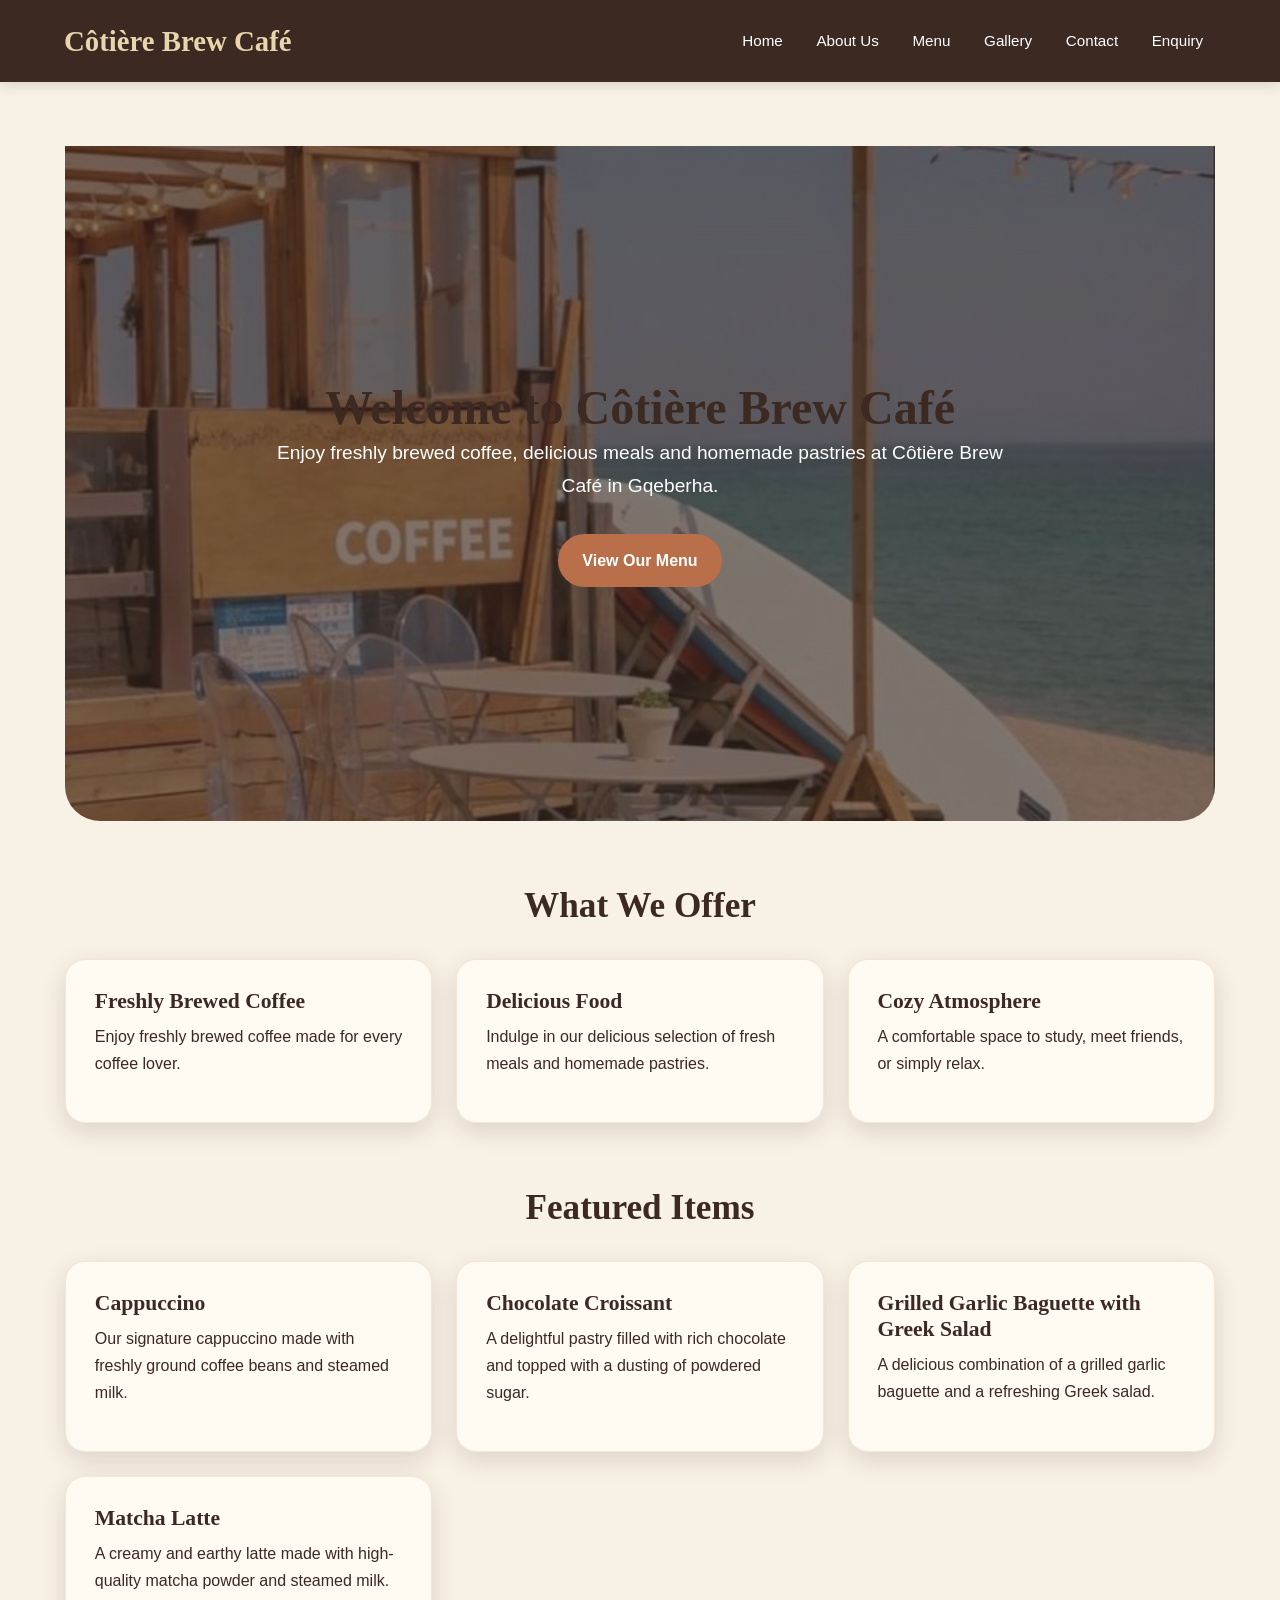
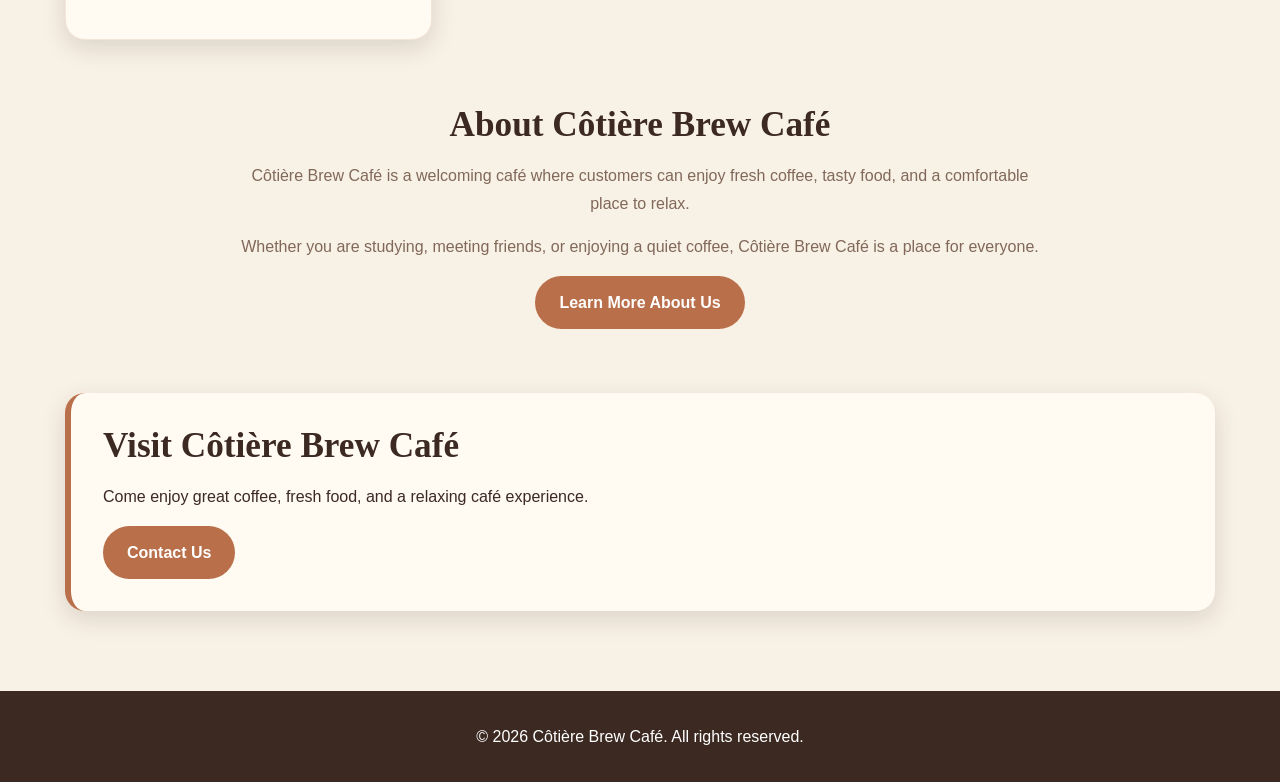
<file: index.html>
<!DOCTYPE html>
<html lang="en">

<head>
    <meta charset="UTF-8">
    <meta name="viewport" content="width=device-width, initial-scale=1.0">

    <title>Côtière Brew Café</title>

    <meta name="description" content="Visit Côtière Brew Café in Gqeberha for delicious coffee, freshly prepared food and a relaxed coastal café experience.">

    <!-- External CSS stylesheet -->
    <link rel="stylesheet" href="assets/css/styles.css">
    
</head>

<body>

    <!-- Header and main navigation -->
    <header>

        <h1>Côtière Brew Café</h1>

        <!-- Navigation links -->
        <nav>
            <a href="index.html">Home</a>
            <a href="pages/about.html">About Us</a>
            <a href="pages/menu.html">Menu</a>
            <a href="pages/gallery.html">Gallery</a>
            <a href="pages/contact.html">Contact</a>
            <a href="pages/enquiry.html">Enquiry</a>
        </nav>

    </header>

    <!-- Main homepage content -->
    <main>

        <!-- Hero section -->
        <section class="hero">

            <div class="hero-content">

                <h1>Welcome to Côtière Brew Café</h1>

                <p>
                     Enjoy freshly brewed coffee, delicious meals and homemade pastries
    at Côtière Brew Café in Gqeberha.
                </p>

                <!-- Link to the menu -->
                <a href="pages/menu.html" class="btn">View Our Menu</a>

            </div>

        </section>

        <!-- What We Offer section -->
        <section class="container">

            <h2 class="section-heading">What We Offer</h2>

            <div class="card-grid">

                <!-- Coffee card -->
                <article class="card">

                    <h3>Freshly Brewed Coffee</h3>

                    <p>
                        Enjoy freshly brewed coffee made for every coffee lover.
                    </p>

                </article>

                <!-- Food card -->
                <article class="card">

                    <h3>Delicious Food</h3>

                    <p>
                        Indulge in our delicious selection of fresh meals
                        and homemade pastries.
                    </p>

                </article>

                <!-- Atmosphere card -->
                <article class="card">

                    <h3>Cozy Atmosphere</h3>

                    <p>
                        A comfortable space to study, meet friends,
                        or simply relax.
                    </p>

                </article>

            </div>

        </section>

        <!-- Featured Items section -->
        <section class="container">

            <h2 class="section-heading">Featured Items</h2>

            <div class="card-grid">

                <!-- Cappuccino -->
                <article class="card">

                    <h3>Cappuccino</h3>

                    <p>
                        Our signature cappuccino made with freshly ground
                        coffee beans and steamed milk.
                    </p>

                </article>

                <!-- Chocolate Croissant -->
                <article class="card">

                    <h3>Chocolate Croissant</h3>

                    <p>
                        A delightful pastry filled with rich chocolate
                        and topped with a dusting of powdered sugar.
                    </p>

                </article>

                <!-- Grilled Garlic Baguette -->
                <article class="card">

                    <h3>Grilled Garlic Baguette with Greek Salad</h3>

                    <p>
                        A delicious combination of a grilled garlic baguette
                        and a refreshing Greek salad.
                    </p>

                </article>

                <!-- Matcha Latte -->
                <article class="card">

                    <h3>Matcha Latte</h3>

                    <p>
                        A creamy and earthy latte made with high-quality
                        matcha powder and steamed milk.
                    </p>

                </article>

            </div>

        </section>

        <!-- About section -->
        <section class="container intro">

            <h2>About Côtière Brew Café</h2>

            <p>
                Côtière Brew Café is a welcoming café where customers can
                enjoy fresh coffee, tasty food, and a comfortable place
                to relax.
            </p>

            <p>
                Whether you are studying, meeting friends, or enjoying
                a quiet coffee, Côtière Brew Café is a place for everyone.
            </p>

            <!-- Link to About page -->
            <a href="pages/about.html" class="btn">
                Learn More About Us
            </a>

        </section>

        <!-- Visit Us section -->
        <section class="container info-box">

            <h2>Visit Côtière Brew Café</h2>

            <p>
                Come enjoy great coffee, fresh food, and a relaxing
                café experience.
            </p>

            <!-- Link to Contact page -->
            <a href="pages/contact.html" class="btn">
                Contact Us
            </a>

        </section>

    </main>

    <!-- Footer -->
    <footer>

        <p>
            &copy; 2026 Côtière Brew Café. All rights reserved.
        </p>

    </footer>

</body>

</html>
</file>
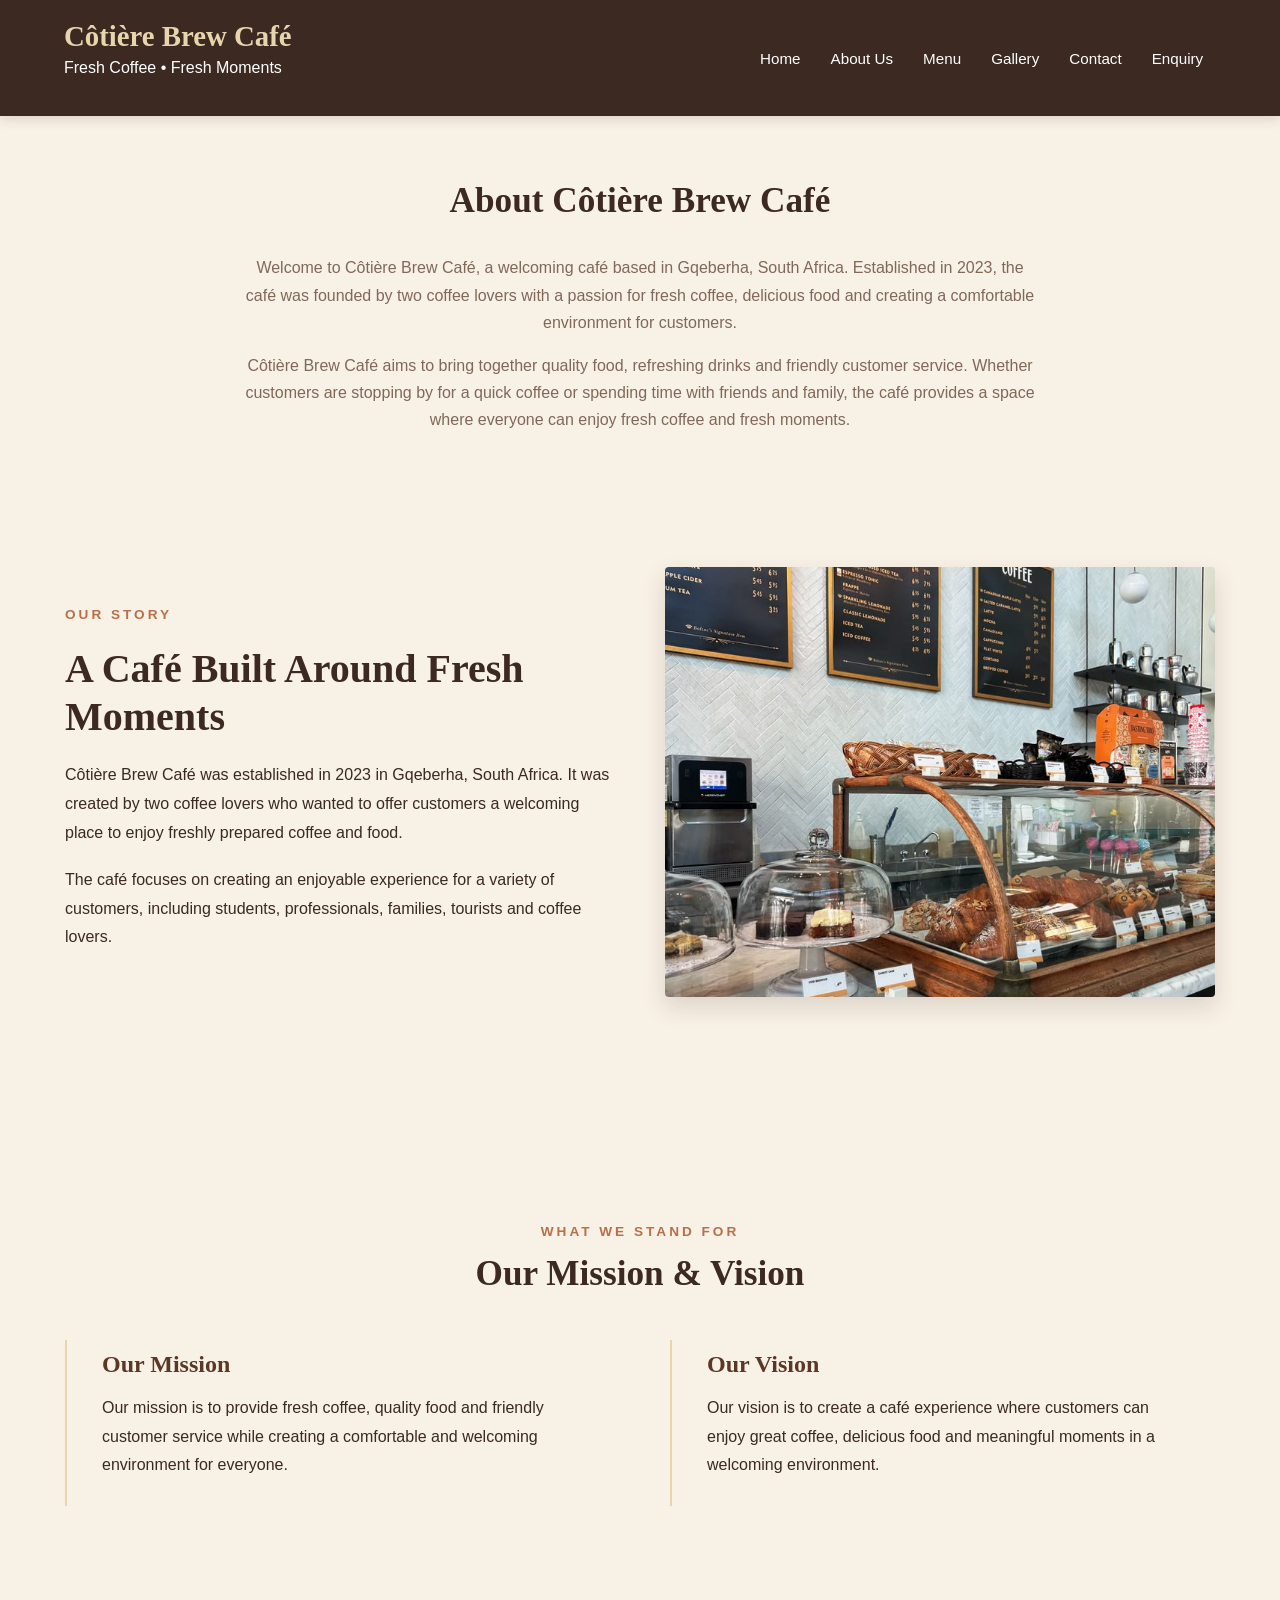
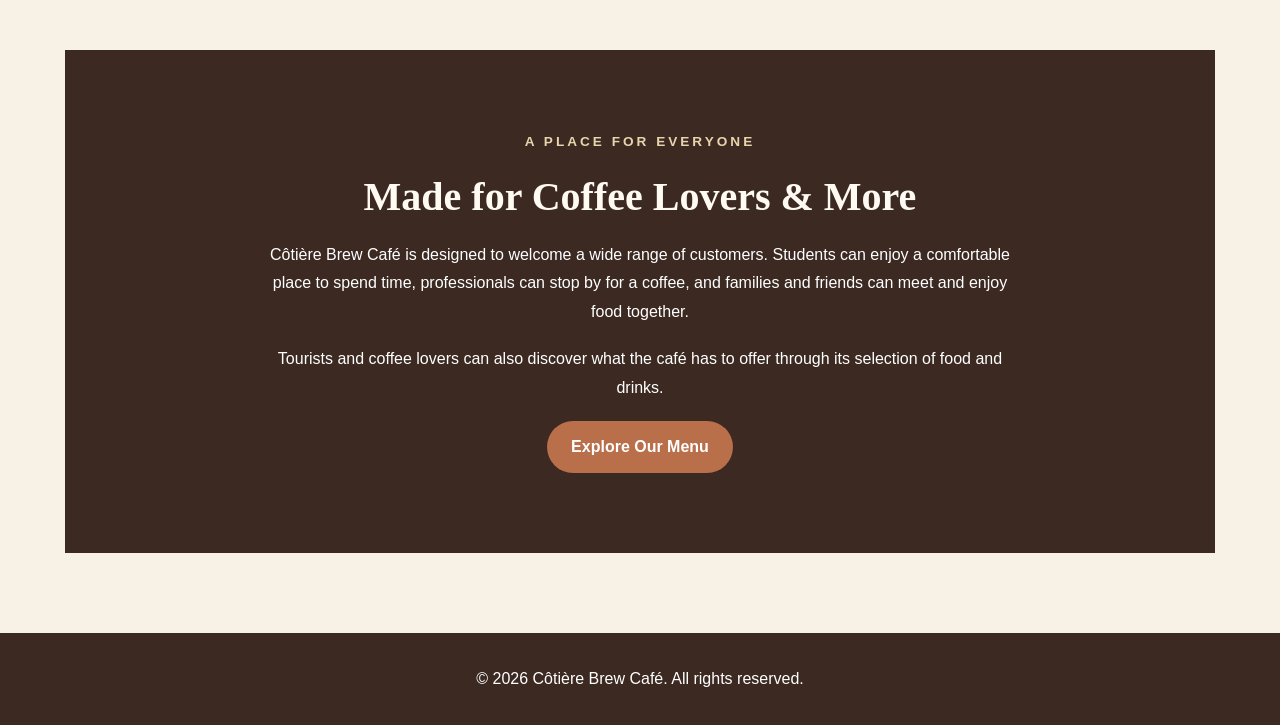
<file: pages/about.html>
<!DOCTYPE html>
<html lang="en">

<head>
    <meta charset="UTF-8">
    <meta name="viewport" content="width=device-width, initial-scale=1.0">

    <title>About Us | Côtière Brew Café</title>
    <meta name="description" content="Discover the story, atmosphere and welcoming coastal inspiration behind Côtière Brew Café in Gqeberha.">

    <!-- Link to the main external stylesheet -->
    <link rel="stylesheet" href="../assets/css/styles.css">
    
</head>

<body>

    <!-- ==================== HEADER ==================== -->
    <header>

        <!-- Café name and tagline -->
        <div class="container">
            <h1>Côtière Brew Café</h1>
            <p>Fresh Coffee • Fresh Moments</p>
        </div>

        <!-- Main navigation -->
        <nav>
            <div class="container">

                <a href="../index.html">Home</a>
                <a href="about.html">About Us</a>
                <a href="menu.html">Menu</a>
                <a href="gallery.html">Gallery</a>
                <a href="contact.html">Contact</a>
                <a href="enquiry.html">Enquiry</a>

            </div>
        </nav>

    </header>


    <!-- ==================== MAIN CONTENT ==================== -->
    <main>

        <!-- Page introduction -->
        <section class="container intro">

            <h2 class="section-heading">About Côtière Brew Café</h2>

            <p>
                Welcome to Côtière Brew Café, a welcoming café based in
                Gqeberha, South Africa. Established in 2023, the café was
                founded by two coffee lovers with a passion for fresh coffee,
                delicious food and creating a comfortable environment for
                customers.
            </p>

            <p>
                Côtière Brew Café aims to bring together quality food,
                refreshing drinks and friendly customer service. Whether
                customers are stopping by for a quick coffee or spending time
                with friends and family, the café provides a space where
                everyone can enjoy fresh coffee and fresh moments.
            </p>

        </section>


        <!-- ==================== OUR STORY ==================== -->
        <section class="about-story">

            <div class="container">

                <div class="about-story-content">

                    <div class="about-story-text">

                        <p class="small-heading">OUR STORY</p>

                        <h2>A Café Built Around Fresh Moments</h2>

                        <p>
                            Côtière Brew Café was established in 2023 in
                            Gqeberha, South Africa. It was created by two
                            coffee lovers who wanted to offer customers a
                            welcoming place to enjoy freshly prepared coffee
                            and food.
                        </p>

                        <p>
                            The café focuses on creating an enjoyable
                            experience for a variety of customers, including
                            students, professionals, families, tourists and
                            coffee lovers.
                        </p>

                    </div>

                    <!-- Café image -->
                    <div class="about-story-image">

                        <img src="../assets/images/CafeInterior.jpg"
                             alt="Interior of Côtière Brew Café">

                    </div>

                </div>

            </div>

        </section>


        <!-- ==================== MISSION AND VISION ==================== -->
        <section class="container mission-vision">

            <p class="small-heading">WHAT WE STAND FOR</p>

            <h2 class="section-heading">Our Mission & Vision</h2>

            <div class="mission-vision-content">

                <!-- Mission -->
                <article>

                    <h3>Our Mission</h3>

                    <p>
                        Our mission is to provide fresh coffee, quality food
                        and friendly customer service while creating a
                        comfortable and welcoming environment for everyone.
                    </p>

                </article>


                <!-- Vision -->
                <article>

                    <h3>Our Vision</h3>

                    <p>
                        Our vision is to create a café experience where
                        customers can enjoy great coffee, delicious food and
                        meaningful moments in a welcoming environment.
                    </p>

                </article>

            </div>

        </section>


        <!-- ==================== A PLACE FOR EVERYONE ==================== -->
        <section class="about-everyone">

            <div class="container">

                <p class="small-heading">A PLACE FOR EVERYONE</p>

                <h2>Made for Coffee Lovers & More</h2>

                <p>
                    Côtière Brew Café is designed to welcome a wide range of
                    customers. Students can enjoy a comfortable place to
                    spend time, professionals can stop by for a coffee, and
                    families and friends can meet and enjoy food together.
                </p>

                <p>
                    Tourists and coffee lovers can also discover what the
                    café has to offer through its selection of food and
                    drinks.
                </p>

                <!-- Link to the menu -->
                <a href="menu.html" class="btn">Explore Our Menu</a>

            </div>

        </section>

    </main>


    <!-- ==================== FOOTER ==================== -->
    <footer>

        <div class="container">

            <p>&copy; 2026 Côtière Brew Café. All rights reserved.</p>

        </div>

    </footer>

</body>

</html>
</file>
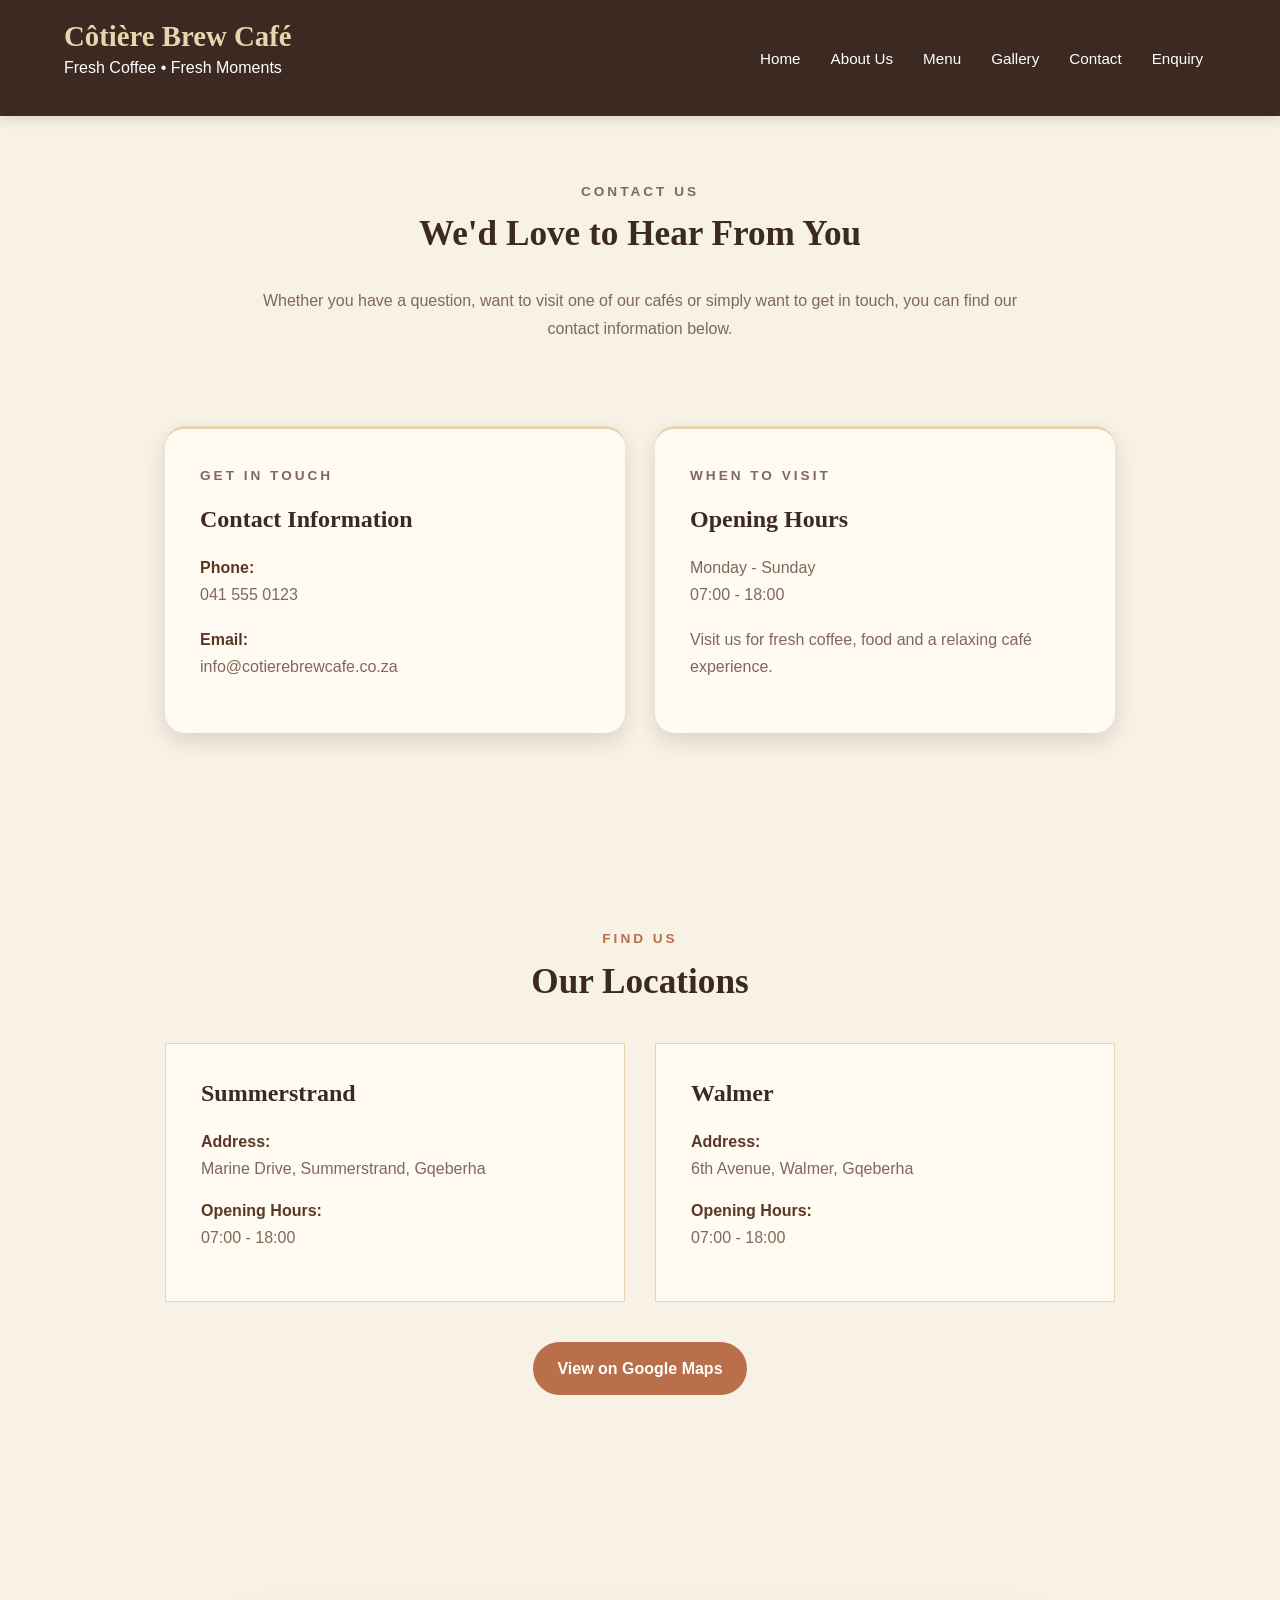
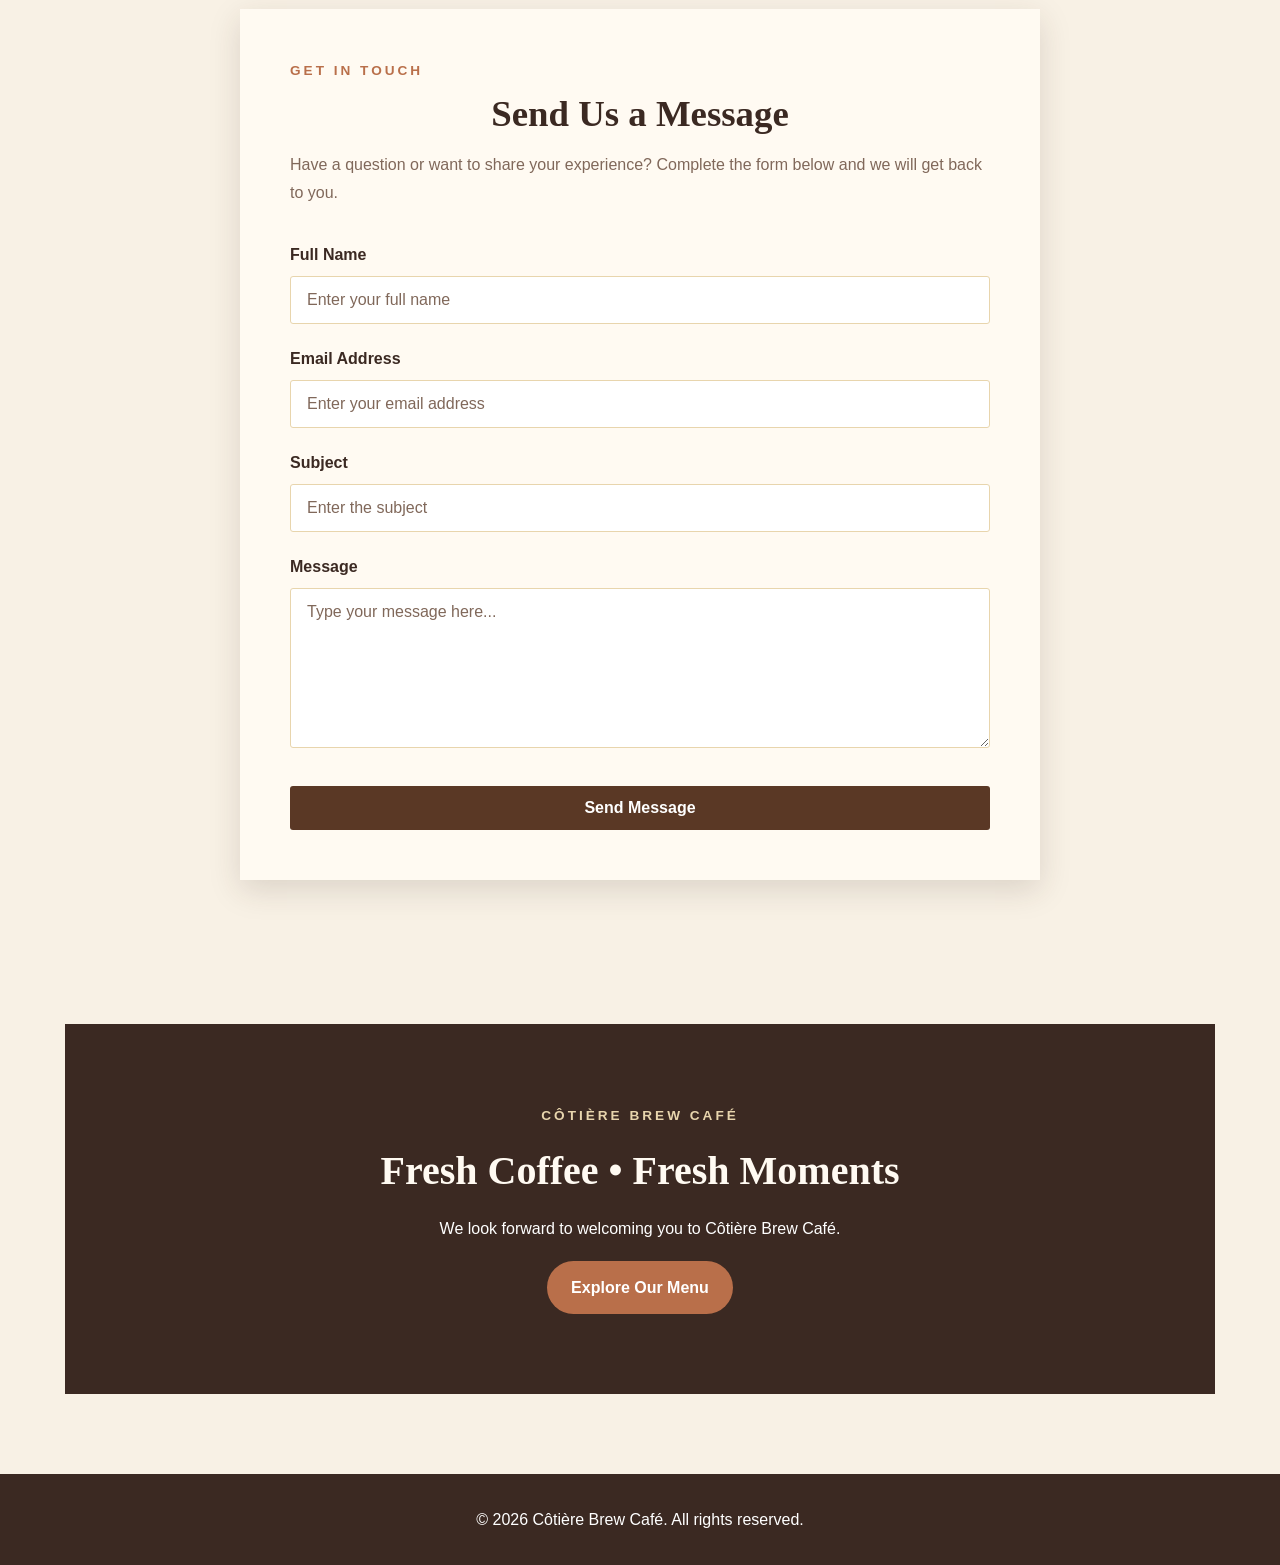
<file: pages/contact.html>
<!DOCTYPE html>
<html lang="en">

<head>
    <meta charset="UTF-8">
    <meta name="viewport" content="width=device-width, initial-scale=1.0">

    <title>Contact | Côtière Brew Café</title>

    <meta name="description" content="Find Côtière Brew Café in Summerstrand or Walmer, Gqeberha. View our contact details and opening hours.">
    
    <!-- External CSS stylesheet -->
    <link rel="stylesheet" href="../assets/css/styles.css">
    
</head>

<body>

    <!-- ==================== HEADER ==================== -->
    <header>

        <!-- Café name and tagline -->
        <div class="container">
            <h1>Côtière Brew Café</h1>
            <p>Fresh Coffee • Fresh Moments</p>
        </div>

        <!-- Main navigation -->
        <nav>
            <div class="container">

                <a href="../index.html">Home</a>
                <a href="about.html">About Us</a>
                <a href="menu.html">Menu</a>
                <a href="gallery.html">Gallery</a>
                <a href="contact.html">Contact</a>
                <a href="enquiry.html">Enquiry</a>

            </div>
        </nav>

    </header>


    <!-- ==================== MAIN CONTENT ==================== -->
    <main>

        <!-- Contact introduction -->
        <section class="container intro">

            <p class="small-heading">CONTACT US</p>

            <h2 class="section-heading">We'd Love to Hear From You</h2>

            <p>
                Whether you have a question, want to visit one of our cafés
                or simply want to get in touch, you can find our contact
                information below.
            </p>

        </section>


        <!-- ==================== CONTACT INFORMATION ==================== -->
        <section class="contact-section">

            <div class="container">

                <div class="contact-grid">

                    <!-- General contact information -->
                    <article class="contact-card">

                        <p class="small-heading">GET IN TOUCH</p>

                        <h3>Contact Information</h3>

                        <p>
                            <strong>Phone:</strong><br>
                            041 555 0123
                        </p>

                        <p>
                            <strong>Email:</strong><br>
                            info@cotierebrewcafe.co.za
                        </p>

                    </article>


                    <!-- Opening hours -->
                    <article class="contact-card">

                        <p class="small-heading">WHEN TO VISIT</p>

                        <h3>Opening Hours</h3>

                        <p>
                            Monday - Sunday<br>
                            07:00 - 18:00
                        </p>

                        <p>
                            Visit us for fresh coffee, food and a relaxing
                            café experience.
                        </p>

                    </article>

                </div>

            </div>

        </section>


        <!-- ==================== LOCATIONS ==================== -->
        <section class="container locations-section">

            <p class="small-heading">FIND US</p>

            <h2 class="section-heading">Our Locations</h2>

            <div class="location-list">

                <!-- Summerstrand location -->
                <article class="location-item">

                    <h3>Summerstrand</h3>

                    <p>
                        <strong>Address:</strong><br>
                        Marine Drive, Summerstrand, Gqeberha
                    </p>

                    <p>
                        <strong>Opening Hours:</strong><br>
                        07:00 - 18:00
                    </p>

                </article>


                <!-- Walmer location -->
                <article class="location-item">

                    <h3>Walmer</h3>

                    <p>
                        <strong>Address:</strong><br>
                        6th Avenue, Walmer, Gqeberha
                    </p>

                    <p>
                        <strong>Opening Hours:</strong><br>
                        07:00 - 18:00
                    </p>

                </article>

            </div>


            <!-- Google Maps -->
            <div class="map-link">

                <a href="https://www.google.com/maps"
                   target="_blank"
                   rel="noopener noreferrer"
                   class="btn">
                    View on Google Maps
                </a>

            </div>

        </section>


        
<!-- ==================== CONTACT FORM ==================== -->
<section class="contact-form-section">

    <div class="container contact-form-container">

        <p class="small-heading">GET IN TOUCH</p>

        <h2 class="section-heading">Send Us a Message</h2>

        <p>
            Have a question or want to share your experience?
            Complete the form below and we will get back to you.
        </p>

        
<form action="https://formspree.io/f/mbggaldz" method="POST">

    <!-- Email subject -->
    <input type="hidden" name="_subject" value="New Contact Message - Côtière Brew Café">

    <!-- Spam protection -->
    <input type="text" name="_gotcha" style="display:none">

    <!-- Full name -->
    <div class="form-group">
        <label for="full-name">Full Name</label>

        <input
            type="text"
            id="full-name"
            name="full_name"
            placeholder="Enter your full name"
            minlength="2"
            maxlength="80"
            required
        >
    </div>

    <!-- Email -->
    <div class="form-group">
        <label for="contact-email">Email Address</label>

        <input
            type="email"
            id="contact-email"
            name="email"
            placeholder="Enter your email address"
            required
        >
    </div>

    <!-- Subject -->
    <div class="form-group">
        <label for="subject">Subject</label>

        <input
            type="text"
            id="subject"
            name="subject"
            placeholder="Enter the subject"
            minlength="3"
            maxlength="100"
            required
        >
    </div>

    <!-- Message -->
    <div class="form-group">
        <label for="contact-message">Message</label>

        <textarea
            id="contact-message"
            name="message"
            rows="7"
            minlength="10"
            maxlength="1000"
            placeholder="Type your message here..."
            required
        ></textarea>
    </div>

    <!-- Submit button -->
    <div class="form-submit">
        <input type="submit" value="Send Message">
    </div>

</form>


    </div>

</section>



        <!-- ==================== CONTACT CTA ==================== -->
        <section class="about-everyone">

            <div class="container">

                <p class="small-heading">CÔTIÈRE BREW CAFÉ</p>

                <h2>Fresh Coffee • Fresh Moments</h2>

                <p>
                    We look forward to welcoming you to Côtière Brew Café.
                </p>

                <a href="menu.html" class="btn">
                    Explore Our Menu
                </a>

            </div>

        </section>

    </main>


    <!-- ==================== FOOTER ==================== -->
    <footer>

        <div class="container">

            <p>
                &copy; 2026 Côtière Brew Café. All rights reserved.
            </p>

        </div>

    </footer>

</body>

</html>
</file>
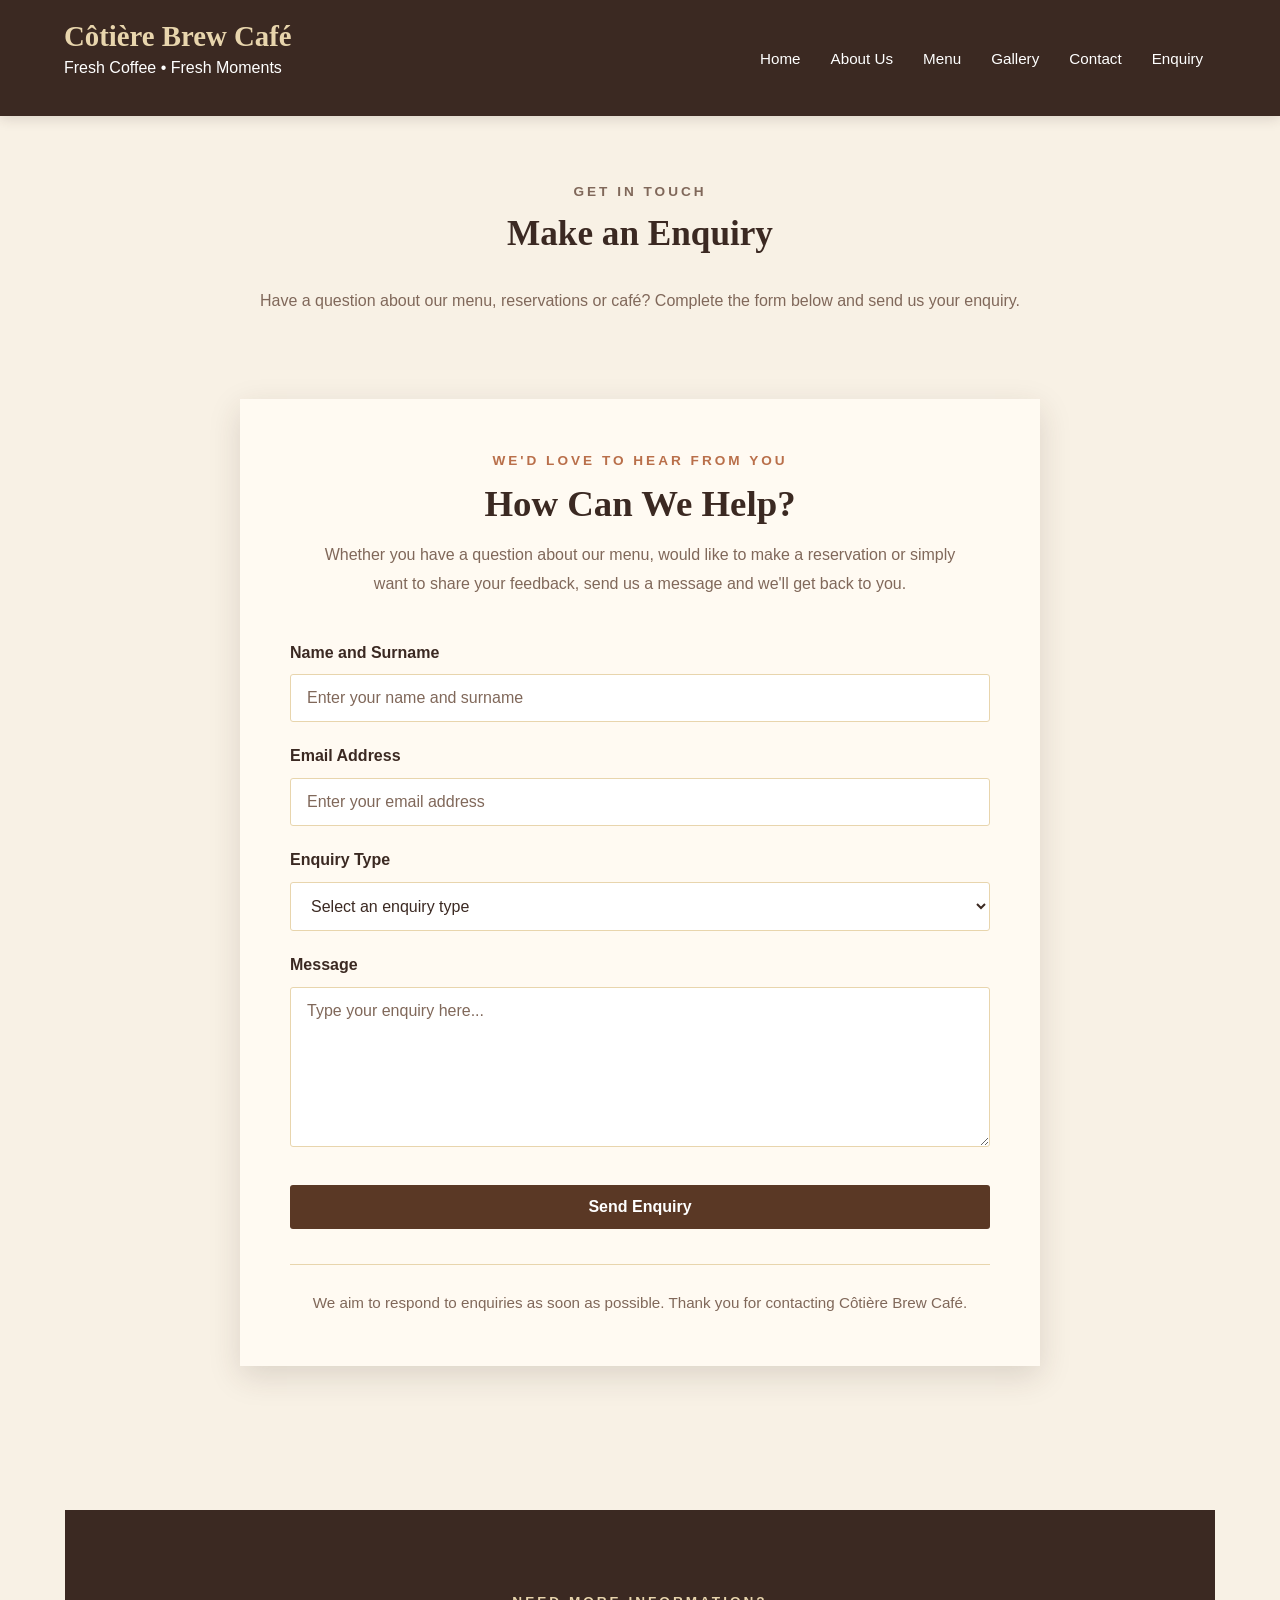
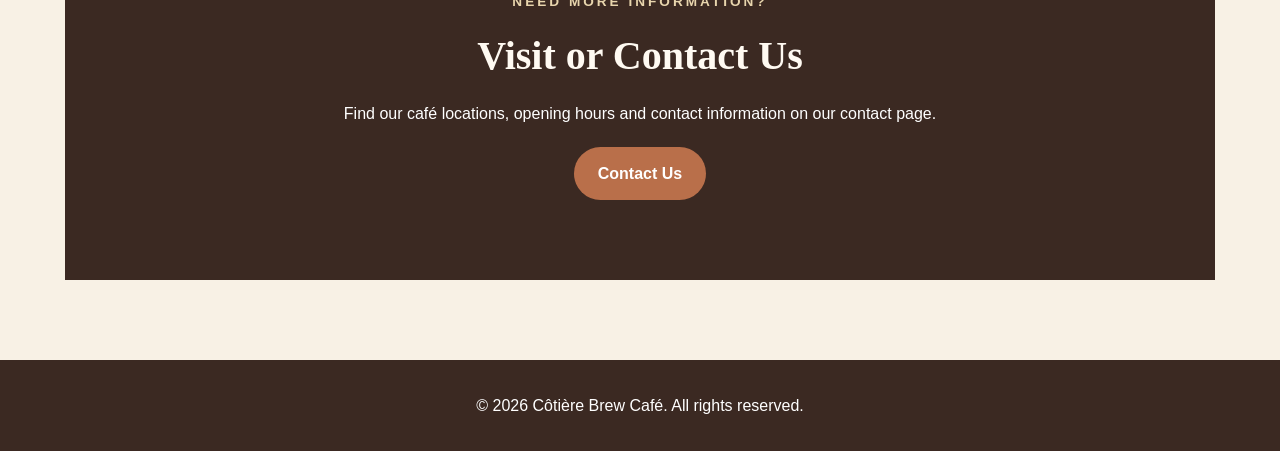
<file: pages/enquiry.html>
<!DOCTYPE html>
<html lang="en">

<head>
    <meta charset="UTF-8">
    <meta name="viewport" content="width=device-width, initial-scale=1.0">

    <title>Enquiry | Côtière Brew Café</title>
    
<meta name="description" content="Send an enquiry to Côtière Brew Café about our menu, reservations, services or general questions.">

    <!-- External CSS stylesheet -->
    <link rel="stylesheet" href="../assets/css/styles.css">
    
</head>

<body>

    <!-- ==================== HEADER ==================== -->
    <header>

        <!-- Café name and tagline -->
        <div class="container">
            <h1>Côtière Brew Café</h1>
            <p>Fresh Coffee • Fresh Moments</p>
        </div>

        <!-- Main navigation -->
        <nav>
            <div class="container">

                <a href="../index.html">Home</a>
                <a href="about.html">About Us</a>
                <a href="menu.html">Menu</a>
                <a href="gallery.html">Gallery</a>
                <a href="contact.html">Contact</a>
                <a href="enquiry.html">Enquiry</a>

            </div>
        </nav>

    </header>


    <!-- ==================== MAIN CONTENT ==================== -->
    <main>

        <!-- Enquiry introduction -->
        <section class="container intro">

            <p class="small-heading">GET IN TOUCH</p>

            <h2 class="section-heading">Make an Enquiry</h2>

            <p>
                Have a question about our menu, reservations or café?
                Complete the form below and send us your enquiry.
            </p>

        </section>


        <!-- ==================== ENQUIRY FORM ==================== -->
        <section class="enquiry-section">

            <div class="container">

                <div class="enquiry-container">

                    <div class="enquiry-intro">

                        <p class="small-heading">WE'D LOVE TO HEAR FROM YOU</p>

                        <h2>How Can We Help?</h2>

                        <p>
                            Whether you have a question about our menu,
                            would like to make a reservation or simply want
                            to share your feedback, send us a message and
                            we'll get back to you.
                        </p>

                    </div>


                    <!-- Enquiry form -->
                    

<form action="https://formspree.io/f/mbggaldz" method="POST">

    <!-- Email subject -->
    <input
        type="hidden"
        name="_subject"
        value="New Enquiry - Côtière Brew Café"
    >

    <!-- Spam protection -->
    <input
        type="text"
        name="_gotcha"
        style="display:none"
    >

    <!-- Name and surname -->
    <div class="form-group">

        <label for="name">Name and Surname</label>

        <input
            type="text"
            id="name"
            name="name"
            placeholder="Enter your name and surname"
            minlength="2"
            maxlength="80"
            required
        >

    </div>

    <!-- Email address -->
    <div class="form-group">

        <label for="email">Email Address</label>

        <input
            type="email"
            id="email"
            name="email"
            placeholder="Enter your email address"
            required
        >

    </div>

    <!-- Enquiry type -->
    <div class="form-group">

        <label for="enquiry-type">Enquiry Type</label>

        <select
            id="enquiry-type"
            name="enquiry_type"
            required
        >

            <option value="" disabled selected>
                Select an enquiry type
            </option>

            <option value="General Enquiry">General Enquiry</option>
            <option value="Menu">Menu</option>
            <option value="Reservation">Reservation</option>
            <option value="Feedback">Feedback</option>

        </select>

    </div>

    <!-- Message -->
    <div class="form-group">

        <label for="message">Message</label>

        <textarea
            id="message"
            name="message"
            rows="7"
            minlength="10"
            maxlength="1000"
            placeholder="Type your enquiry here..."
            required
        ></textarea>

    </div>

    <!-- Submit button -->
    <div class="form-submit">

        <input type="submit" value="Send Enquiry">

    </div>

</form>




                    <!-- Response information -->
                    <div class="enquiry-note">

                        <p>
                            We aim to respond to enquiries as soon as
                            possible. Thank you for contacting
                            Côtière Brew Café.
                        </p>

                    </div>

                </div>

            </div>

        </section>


        <!-- ==================== CONTACT CTA ==================== -->
        <section class="about-everyone">

            <div class="container">

                <p class="small-heading">NEED MORE INFORMATION?</p>

                <h2>Visit or Contact Us</h2>

                <p>
                    Find our café locations, opening hours and contact
                    information on our contact page.
                </p>

                <a href="contact.html" class="btn">
                    Contact Us
                </a>

            </div>

        </section>

    </main>


    <!-- ==================== FOOTER ==================== -->
    <footer>

        <div class="container">

            <p>
                &copy; 2026 Côtière Brew Café. All rights reserved.
            </p>

        </div>

    </footer>

</body>

</html>
</file>
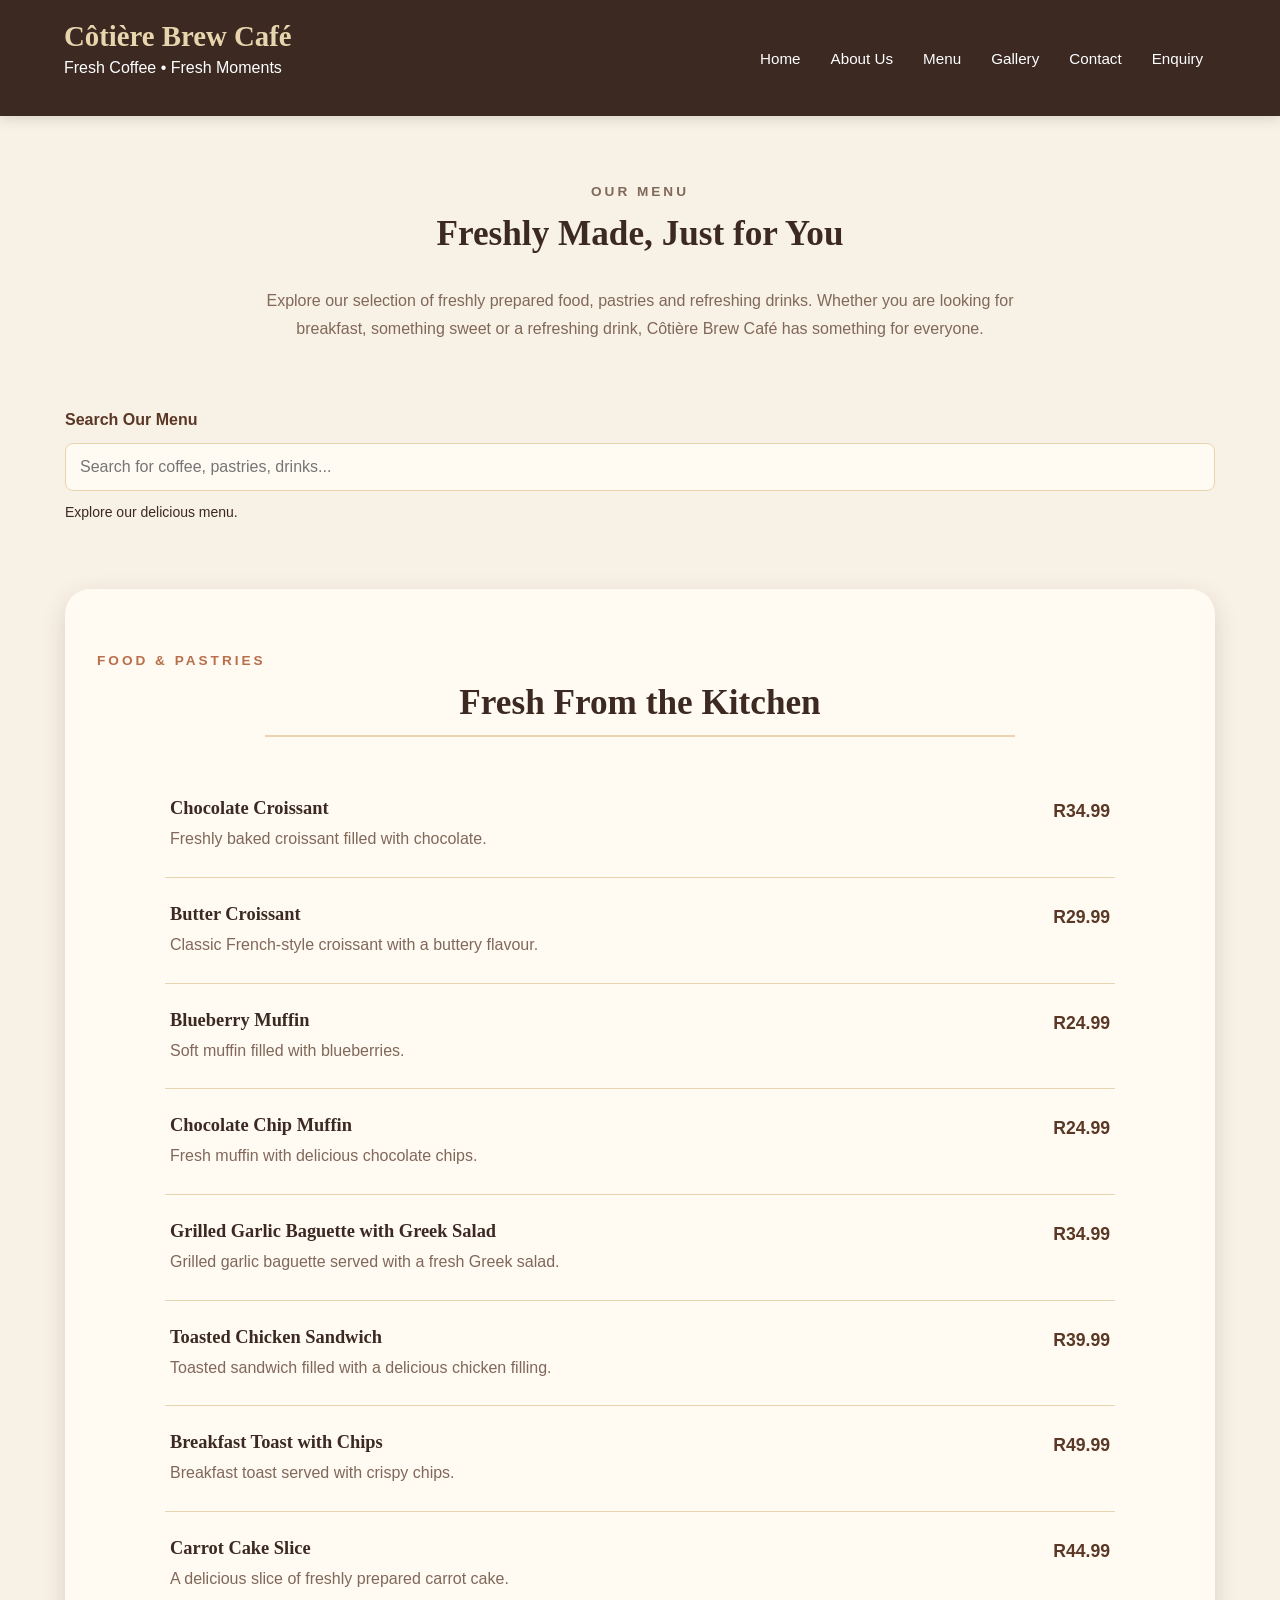
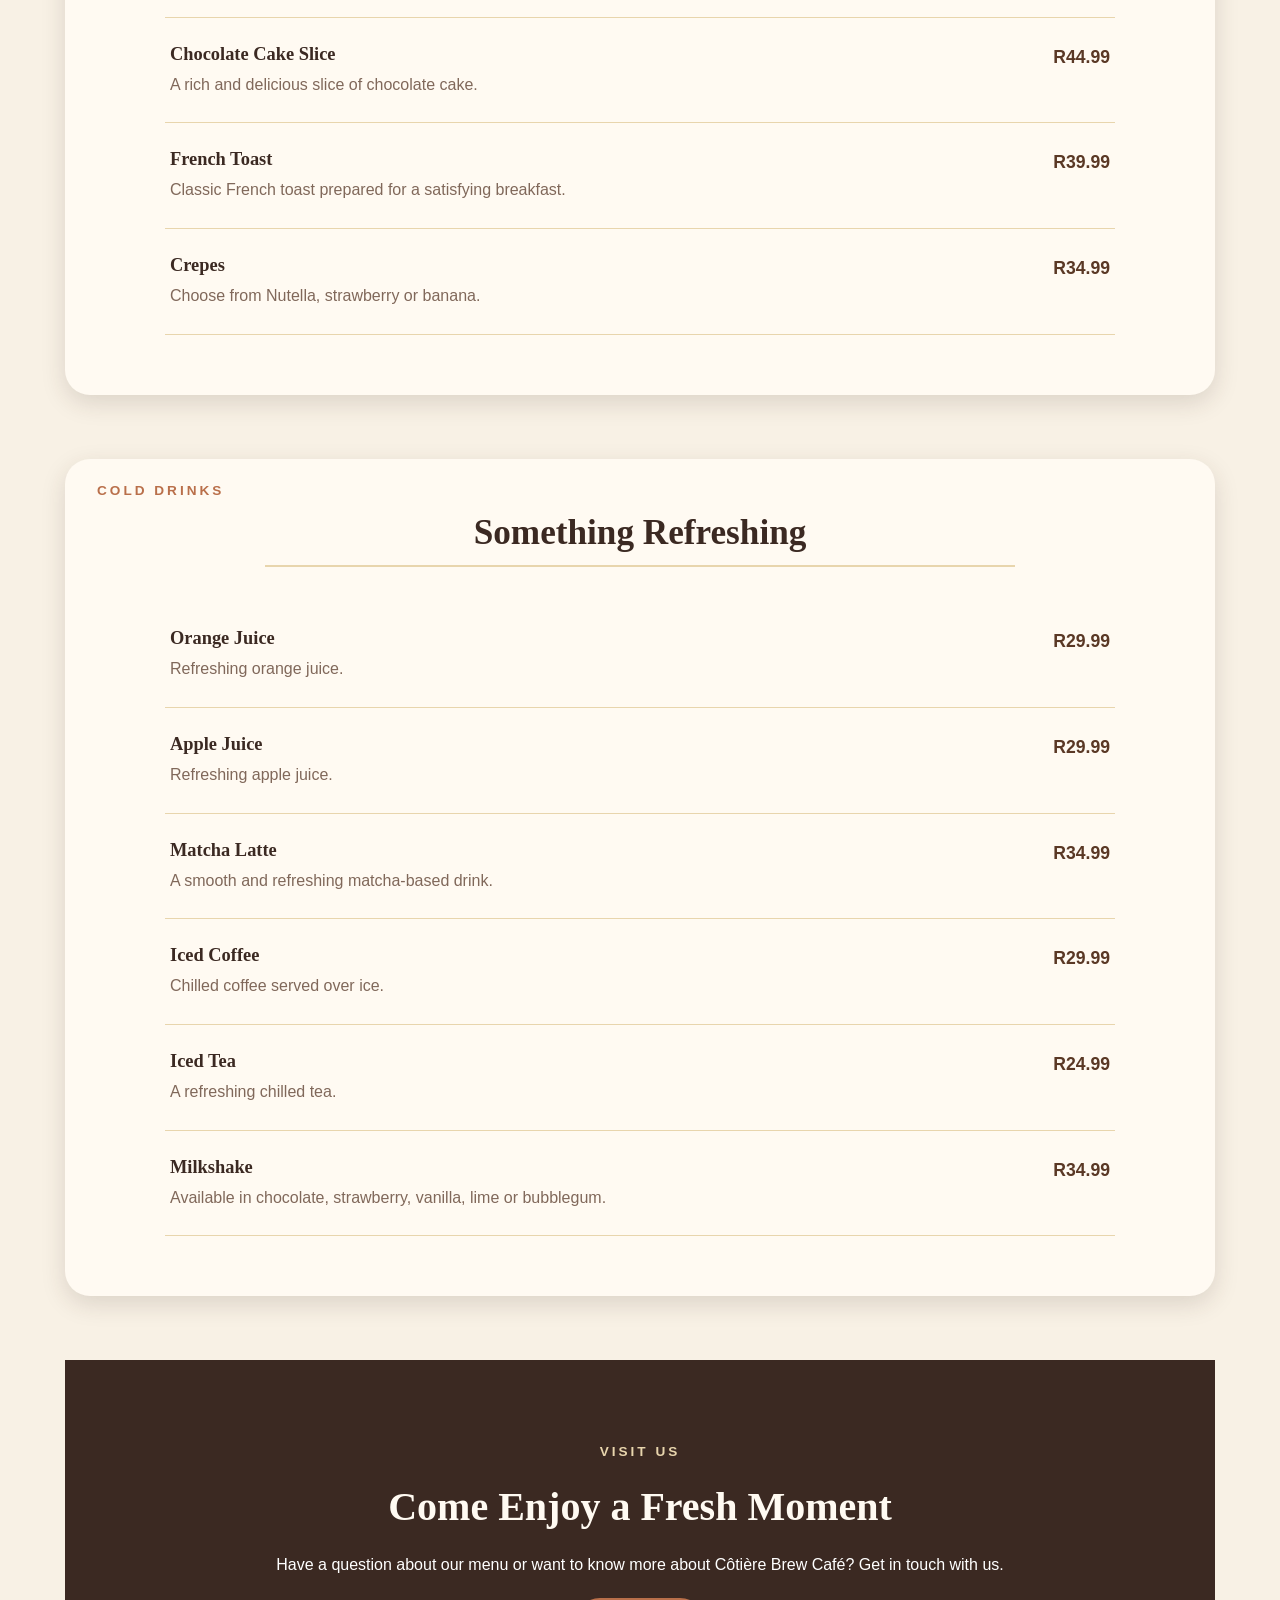
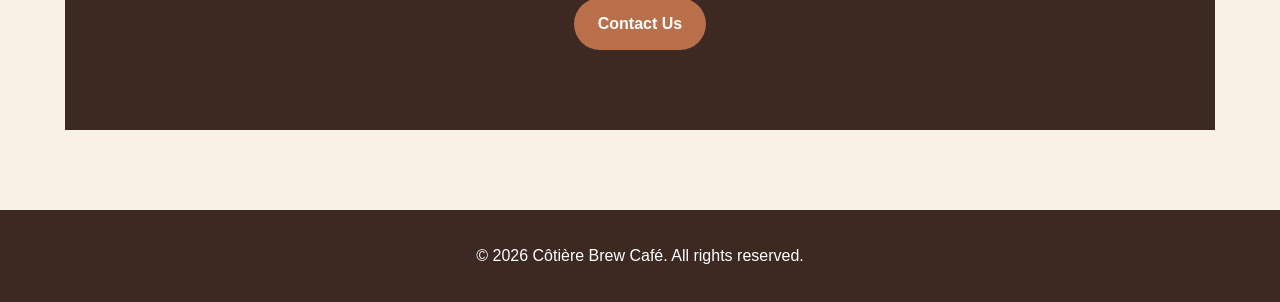
<file: pages/menu.html>
<!DOCTYPE html>
<html lang="en">

<head>
    <meta charset="UTF-8">
    <meta name="viewport" content="width=device-width, initial-scale=1.0">

    <title>Menu | Côtière Brew Café</title>

    <meta name="description" content="Explore the Côtière Brew Café menu, featuring coffee, refreshing drinks, delicious meals and freshly prepared pastries.">
    
    <!-- Link to the main external stylesheet -->
    <link rel="stylesheet" href="../assets/css/styles.css">
    
</head>

<body>

    <!-- ==================== HEADER ==================== -->
    <header>

        <!-- Café name and tagline -->
        <div class="container">
            <h1>Côtière Brew Café</h1>
            <p>Fresh Coffee • Fresh Moments</p>
        </div>

        <!-- Main navigation -->
        <nav>
            <div class="container">

                <a href="../index.html">Home</a>
                <a href="about.html">About Us</a>
                <a href="menu.html">Menu</a>
                <a href="gallery.html">Gallery</a>
                <a href="contact.html">Contact</a>
                <a href="enquiry.html">Enquiry</a>

            </div>
        </nav>

    </header>


    <!-- ==================== MAIN CONTENT ==================== -->
    <main>

        <!-- Menu introduction -->
        <section class="container intro">

            <p class="small-heading">OUR MENU</p>

            <h2 class="section-heading">Freshly Made, Just for You</h2>

            <p>
                Explore our selection of freshly prepared food, pastries and
                refreshing drinks. Whether you are looking for breakfast,
                something sweet or a refreshing drink, Côtière Brew Café has
                something for everyone.
            </p>

        </section>

        
        <!-- ==================== MENU SEARCH ==================== -->
        <section class="container menu-search-section">

            <label for="menu-search">Search Our Menu</label>

            <input
                type="search"
                id="menu-search"
                placeholder="Search for coffee, pastries, drinks..."
                autocomplete="off"
            >

            <p id="search-message" aria-live="polite">
                Explore our delicious menu.
            </p>

        </section>


        <!-- ==================== FOOD & PASTRIES ==================== -->
        <section class="container menu-section">

            <p class="small-heading">FOOD & PASTRIES</p>

            <h2 class="section-heading">Fresh From the Kitchen</h2>

            <div class="menu-list">

                <!-- Chocolate Croissant -->
                <article class="menu-item">

                    <div>
                        <h3>Chocolate Croissant</h3>
                        <p>Freshly baked croissant filled with chocolate.</p>
                    </div>

                    <span>R34.99</span>

                </article>


                <!-- Butter Croissant -->
                <article class="menu-item">

                    <div>
                        <h3>Butter Croissant</h3>
                        <p>Classic French-style croissant with a buttery flavour.</p>
                    </div>

                    <span>R29.99</span>

                </article>


                <!-- Blueberry Muffin -->
                <article class="menu-item">

                    <div>
                        <h3>Blueberry Muffin</h3>
                        <p>Soft muffin filled with blueberries.</p>
                    </div>

                    <span>R24.99</span>

                </article>


                <!-- Chocolate Chip Muffin -->
                <article class="menu-item">

                    <div>
                        <h3>Chocolate Chip Muffin</h3>
                        <p>Fresh muffin with delicious chocolate chips.</p>
                    </div>

                    <span>R24.99</span>

                </article>


                <!-- Garlic Baguette -->
                <article class="menu-item">

                    <div>
                        <h3>Grilled Garlic Baguette with Greek Salad</h3>
                        <p>Grilled garlic baguette served with a fresh Greek salad.</p>
                    </div>

                    <span>R34.99</span>

                </article>


                <!-- Chicken Sandwich -->
                <article class="menu-item">

                    <div>
                        <h3>Toasted Chicken Sandwich</h3>
                        <p>Toasted sandwich filled with a delicious chicken filling.</p>
                    </div>

                    <span>R39.99</span>

                </article>


                <!-- Breakfast Toast -->
                <article class="menu-item">

                    <div>
                        <h3>Breakfast Toast with Chips</h3>
                        <p>Breakfast toast served with crispy chips.</p>
                    </div>

                    <span>R49.99</span>

                </article>


                <!-- Carrot Cake -->
                <article class="menu-item">

                    <div>
                        <h3>Carrot Cake Slice</h3>
                        <p>A delicious slice of freshly prepared carrot cake.</p>
                    </div>

                    <span>R44.99</span>

                </article>


                <!-- Chocolate Cake -->
                <article class="menu-item">

                    <div>
                        <h3>Chocolate Cake Slice</h3>
                        <p>A rich and delicious slice of chocolate cake.</p>
                    </div>

                    <span>R44.99</span>

                </article>


                <!-- French Toast -->
                <article class="menu-item">

                    <div>
                        <h3>French Toast</h3>
                        <p>Classic French toast prepared for a satisfying breakfast.</p>
                    </div>

                    <span>R39.99</span>

                </article>


                <!-- Crepes -->
                <article class="menu-item">

                    <div>
                        <h3>Crepes</h3>
                        <p>Choose from Nutella, strawberry or banana.</p>
                    </div>

                    <span>R34.99</span>

                </article>

            </div>

        </section>


        <!-- ==================== COLD DRINKS ==================== -->
        <section class="container menu-section">

            <p class="small-heading">COLD DRINKS</p>

            <h2 class="section-heading">Something Refreshing</h2>

            <div class="menu-list">

                <!-- Orange Juice -->
                <article class="menu-item">

                    <div>
                        <h3>Orange Juice</h3>
                        <p>Refreshing orange juice.</p>
                    </div>

                    <span>R29.99</span>

                </article>


                <!-- Apple Juice -->
                <article class="menu-item">

                    <div>
                        <h3>Apple Juice</h3>
                        <p>Refreshing apple juice.</p>
                    </div>

                    <span>R29.99</span>

                </article>


                <!-- Matcha Latte -->
                <article class="menu-item">

                    <div>
                        <h3>Matcha Latte</h3>
                        <p>A smooth and refreshing matcha-based drink.</p>
                    </div>

                    <span>R34.99</span>

                </article>


                <!-- Iced Coffee -->
                <article class="menu-item">

                    <div>
                        <h3>Iced Coffee</h3>
                        <p>Chilled coffee served over ice.</p>
                    </div>

                    <span>R29.99</span>

                </article>


                <!-- Iced Tea -->
                <article class="menu-item">

                    <div>
                        <h3>Iced Tea</h3>
                        <p>A refreshing chilled tea.</p>
                    </div>

                    <span>R24.99</span>

                </article>


                <!-- Milkshake -->
                <article class="menu-item">

                    <div>
                        <h3>Milkshake</h3>
                        <p>
                            Available in chocolate, strawberry, vanilla,
                            lime or bubblegum.
                        </p>
                    </div>

                    <span>R34.99</span>

                </article>

            </div>

        </section>


        <!-- ==================== MENU CTA ==================== -->
        <section class="about-everyone">

            <div class="container">

                <p class="small-heading">VISIT US</p>

                <h2>Come Enjoy a Fresh Moment</h2>

                <p>
                    Have a question about our menu or want to know more about
                    Côtière Brew Café? Get in touch with us.
                </p>

                <a href="contact.html" class="btn">Contact Us</a>

            </div>

        </section>

    </main>


    <!-- ==================== FOOTER ==================== -->
    <footer>

        <div class="container">

            <p>&copy; 2026 Côtière Brew Café. All rights reserved.</p>

        </div>

    </footer>

    <script src="../assets/js/menu.js"></script>

</body>

</html>
</file>
<file: assets/css/styles.css>
/* =========================================================
   1. DEFAULT / RESET STYLES
   ========================================================= */

* {
    box-sizing: border-box;
    margin: 0;
    padding: 0;
}

html {
    scroll-behavior: smooth;
}

body {
    background-color: #f8f1e5;
    color: #3b2922;
    font-family: Arial, Helvetica, sans-serif;
    line-height: 1.7;
    min-height: 100vh;
}


/* =========================================================
   2. COLOUR PALETTE
   Warm French café colours
   ========================================================= */

:root {
    --espresso: #3b2922;
    --coffee: #5a3825;
    --cream: #f8f1e5;
    --cream-light: #fffaf2;
    --butter: #e8d5ad;
    --sage: #7b8063;
    --terracotta: #b96f4a;
    --white: #ffffff;
    --soft-brown: #80685a;
    --shadow: rgba(59, 41, 34, 0.15);
}


/* =========================================================
   3. TYPOGRAPHY
   ========================================================= */

h1,
h2,
h3 {
    font-family: Georgia, "Times New Roman", serif;
    color: var(--espresso);
    line-height: 1.2;
}

h1 {
    font-size: 3rem;
}

h2 {
    font-size: 2.2rem;
    margin-bottom: 1rem;
}

h3 {
    font-size: 1.35rem;
    margin-bottom: 0.5rem;
}

p {
    margin-bottom: 1rem;
}

a {
    color: var(--coffee);
    text-decoration: none;
    transition: 0.3s ease;
}


/* =========================================================
   4. HEADER
   ========================================================= */

header {
    background-color: var(--espresso);
    color: var(--white);
    padding: 1.2rem 5%;

    display: flex;
    align-items: center;
    justify-content: space-between;

    gap: 2rem;

    position: sticky;
    top: 0;
    z-index: 1000;

    box-shadow: 0 3px 12px var(--shadow);
}

header h1 {
    color: var(--butter);
    font-size: 1.8rem;
    white-space: nowrap;
}


/* =========================================================
   5. NAVIGATION
   ========================================================= */

nav {
    display: flex;
    align-items: center;
    gap: 0.5rem;
    flex-wrap: wrap;
    justify-content: flex-end;
}

nav a {
    color: var(--white);
    padding: 0.55rem 0.8rem;
    border-radius: 20px;
    font-size: 0.95rem;
}


/* Navigation hover effect */
nav a:hover {
    background-color: var(--terracotta);
    color: var(--white);
    transform: translateY(-2px);
}


/* Navigation focus effect */
nav a:focus {
    outline: 3px solid var(--butter);
    outline-offset: 3px;
}


/* =========================================================
   6. MAIN LAYOUT
   ========================================================= */

main {
    width: min(1150px, 90%);
    margin: 0 auto;
}

section {
    margin: 4rem 0;
}


/* =========================================================
   7. HERO SECTION
   Used on the Home page
   ========================================================= */

.hero {
    min-height: 75vh;

    display: flex;
    align-items: center;
    justify-content: center;

    text-align: center;

    padding: 5rem 2rem;

    background:
        linear-gradient(
            rgba(59, 41, 34, 0.62),
            rgba(59, 41, 34, 0.62)
        ),
        url("../images/CafeExterior.jpg") center / cover no-repeat;

    border-radius: 0 0 35px 35px;

    color: var(--white);
}

.hero-content {
    max-width: 750px;
}

.hero h2 {
    color: var(--white);
    font-size: clamp(2.5rem, 6vw, 5rem);
    margin-bottom: 1rem;
}

.hero p {
    color: var(--white);
    font-size: 1.2rem;
    margin-bottom: 2rem;
}


/* =========================================================
   8. BUTTONS
   Both .btn and .button are supported
   ========================================================= */

.btn,
.button,
input[type="submit"] {
    display: inline-block;

    background-color: var(--terracotta);
    color: var(--white);

    border: none;

    padding: 0.8rem 1.5rem;

    border-radius: 30px;

    font-weight: bold;

    cursor: pointer;

    transition: 0.3s ease;
}


/* Button hover effect */
.btn:hover,
.button:hover,
input[type="submit"]:hover {
    background-color: var(--coffee);

    color: var(--white);

    transform: translateY(-3px);

    box-shadow: 0 8px 18px var(--shadow);
}


/* Button active effect */
.btn:active,
.button:active,
input[type="submit"]:active {
    transform: translateY(0);
}


/* =========================================================
   9. SECTION HEADINGS
   ========================================================= */

.section-heading {
    text-align: center;
    max-width: 750px;
    margin: 0 auto 2rem;
}

.section-heading p {
    color: var(--soft-brown);
}


/* =========================================================
   10. INTRODUCTION SECTIONS
   ========================================================= */

.intro {
    text-align: center;
    max-width: 800px;

    margin-left: auto;
    margin-right: auto;
}

.intro p {
    color: var(--soft-brown);
}


/* =========================================================
   11. CARDS
   ========================================================= */

.card-grid {
    display: grid;

    grid-template-columns: repeat(3, 1fr);

    gap: 1.5rem;
}

.card {
    background-color: var(--cream-light);

    border-radius: 20px;

    padding: 1.8rem;

    box-shadow: 0 8px 25px var(--shadow);

    border: 1px solid rgba(185, 111, 74, 0.15);

    transition: 0.3s ease;
}


/* Card hover effect */
.card:hover {
    transform: translateY(-8px);

    box-shadow: 0 15px 30px var(--shadow);
}

.card img {
    width: 100%;

    height: 230px;

    object-fit: cover;

    border-radius: 15px;

    margin-bottom: 1rem;
}


/* =========================================================
   12. ABOUT PAGE
   ========================================================= */

.about-layout {
    display: grid;

    grid-template-columns: 1fr 1fr;

    gap: 2rem;

    align-items: center;
}

.about-image {
    width: 100%;

    border-radius: 25px;

    box-shadow: 0 12px 30px var(--shadow);
}

.info-box {
    background-color: var(--cream-light);

    padding: 2rem;

    border-radius: 20px;

    border-left: 6px solid var(--terracotta);

    box-shadow: 0 8px 25px var(--shadow);
}


/* =========================================================
   13. MENU PAGE
   ========================================================= */

.menu-section {
    background-color: var(--cream-light);

    padding: 2rem;

    border-radius: 25px;

    margin-bottom: 2rem;

    box-shadow: 0 8px 25px var(--shadow);
}

.menu-section h2 {
    border-bottom: 2px solid var(--butter);

    padding-bottom: 0.7rem;
}

.menu-item {
    display: flex;

    justify-content: space-between;

    gap: 1rem;

    padding: 1rem 0;

    border-bottom: 1px dashed #cdbca8;
}

.menu-item:last-child {
    border-bottom: none;
}

.menu-item strong {
    color: var(--coffee);
}


/* =========================================================
   14. GALLERY
   ========================================================= */

.gallery-section {
    margin-bottom: 4rem;
}

.gallery-grid {
    display: grid;

    grid-template-columns: repeat(3, 1fr);

    gap: 1.2rem;
}

.gallery-grid img {
    width: 100%;

    height: 260px;

    object-fit: cover;

    border-radius: 18px;

    box-shadow: 0 8px 20px var(--shadow);

    transition: 0.3s ease;
}


/* Gallery hover effect */
.gallery-grid img:hover {
    transform: scale(1.03);

    filter: brightness(0.9);
}


/* =========================================================
   15. FORMS
   ========================================================= */

.form-container {
    max-width: 750px;

    margin: 0 auto;

    background-color: var(--cream-light);

    padding: 2.5rem;

    border-radius: 25px;

    box-shadow: 0 10px 30px var(--shadow);
}

.form-group {
    margin-bottom: 1.3rem;
}

label {
    display: block;

    font-weight: bold;

    margin-bottom: 0.4rem;

    color: var(--coffee);
}

input,
select,
textarea {
    width: 100%;

    padding: 0.9rem 1rem;

    border: 2px solid #d8c8b7;

    border-radius: 12px;

    background-color: var(--white);

    color: var(--espresso);

    font-family: inherit;

    font-size: 1rem;
}


/* Form focus effect */
input:focus,
select:focus,
textarea:focus {
    outline: none;

    border-color: var(--terracotta);

    box-shadow: 0 0 0 4px rgba(185, 111, 74, 0.15);
}

textarea {
    min-height: 160px;

    resize: vertical;
}


/* =========================================================
   16. CONTACT INFORMATION
   ========================================================= */

.contact-grid {
    display: grid;

    grid-template-columns: repeat(2, 1fr);

    gap: 1.5rem;
}

.contact-card {
    background-color: var(--cream-light);

    padding: 2rem;

    border-radius: 20px;

    box-shadow: 0 8px 25px var(--shadow);
}

.contact-card h3 {
    color: var(--terracotta);
}


/* =========================================================
   17. TABLES
   ========================================================= */

table {
    width: 100%;

    border-collapse: collapse;

    background-color: var(--cream-light);

    border-radius: 15px;

    overflow: hidden;

    box-shadow: 0 8px 25px var(--shadow);
}

th,
td {
    padding: 1rem;

    text-align: left;

    border-bottom: 1px solid #e1d4c5;
}

th {
    background-color: var(--espresso);

    color: var(--white);
}

tr:hover {
    background-color: #f1e5d4;
}


/* =========================================================
   18. IMAGES
   ========================================================= */

img {
    max-width: 100%;

    height: auto;
}


/* =========================================================
   19. FOOTER
   ========================================================= */

footer {
    background-color: var(--espresso);

    color: var(--white);

    text-align: center;

    padding: 2rem 5%;

    margin-top: 5rem;
}

footer p {
    margin-bottom: 0;
}


/* =========================================================
   20. TABLET BREAKPOINT
   ========================================================= */

@media (max-width: 900px) {

    header {
        flex-direction: column;

        text-align: center;
    }

    nav {
        justify-content: center;
    }

    .card-grid {
        grid-template-columns: repeat(2, 1fr);
    }

    .gallery-grid {
        grid-template-columns: repeat(2, 1fr);
    }

    .about-layout {
        grid-template-columns: 1fr;
    }

    .contact-grid {
        grid-template-columns: 1fr;
    }
}


/* =========================================================
   21. MOBILE BREAKPOINT
   ========================================================= */

@media (max-width: 600px) {

    body {
        font-size: 0.95rem;
    }

    header {
        padding: 1rem;

        position: relative;
    }

    header h1 {
        font-size: 1.5rem;
    }

    nav {
        width: 100%;

        flex-direction: column;

        gap: 0.2rem;
    }

    nav a {
        width: 100%;

        text-align: center;
    }

    main {
        width: 92%;
    }

    section {
        margin: 2.5rem 0;
    }

    h1 {
        font-size: 2.2rem;
    }

    h2 {
        font-size: 1.8rem;
    }

    h3 {
        font-size: 1.2rem;
    }

    .hero {
        min-height: 60vh;

        padding: 3rem 1rem;

        border-radius: 0 0 20px 20px;
    }

    .hero h2 {
        font-size: 2.5rem;
    }

    .hero p {
        font-size: 1rem;
    }

    .card-grid,
    .gallery-grid {
        grid-template-columns: 1fr;
    }

    .card img,
    .gallery-grid img {
        height: 240px;
    }

    .form-container {
        padding: 1.5rem;
    }

    .menu-item {
        flex-direction: column;

        gap: 0.2rem;
    }

    table {
        display: block;

        overflow-x: auto;
    }
}
/* =========================================================
   ABOUT US & MENU PAGE STYLING
   Clean café-inspired layout
   ========================================================= */


/* ==================== SMALL SECTION LABEL ==================== */

.small-heading {
    margin-bottom: 10px;
    color: var(--terracotta);
    font-size: 0.85rem;
    font-weight: bold;
    letter-spacing: 3px;
    text-transform: uppercase;
}


/* ==================== ABOUT STORY ==================== */

.about-story {
    padding: 70px 0;
    background-color: var(--cream);
}

.about-story-content {
    display: grid;
    grid-template-columns: 1fr 1fr;
    gap: 50px;
    align-items: center;
}

.about-story-text h2 {
    margin-bottom: 20px;
    color: var(--espresso);
    font-size: 2.5rem;
}

.about-story-text p {
    line-height: 1.8;
    margin-bottom: 18px;
}

.about-story-image img {
    width: 100%;
    height: 430px;
    object-fit: cover;
    border-radius: 4px;
    box-shadow: 0 10px 25px var(--shadow);
}


/* ==================== MISSION & VISION ==================== */

.mission-vision {
    padding-top: 80px;
    padding-bottom: 80px;
    text-align: center;
}

.mission-vision-content {
    display: grid;
    grid-template-columns: 1fr 1fr;
    gap: 60px;
    margin-top: 45px;
}

.mission-vision-content article {
    padding: 10px 35px;
    border-left: 2px solid var(--butter);
    text-align: left;
}

.mission-vision-content h3 {
    margin-bottom: 15px;
    color: var(--coffee);
    font-size: 1.5rem;
}

.mission-vision-content p {
    line-height: 1.8;
}


/* ==================== A PLACE FOR EVERYONE ==================== */

.about-everyone {
    padding: 80px 0;
    background-color: var(--espresso);
    color: var(--white);
    text-align: center;
}

.about-everyone h2 {
    margin-bottom: 20px;
    color: var(--cream-light);
    font-size: 2.5rem;
}

.about-everyone p {
    max-width: 750px;
    margin: 0 auto 18px;
    line-height: 1.8;
}

.about-everyone .small-heading {
    color: var(--butter);
}


/* ==================== MENU LIST ==================== */

.menu-list {
    max-width: 950px;
    margin: 35px auto 0;
}


/* Individual menu item */

.menu-list .menu-item {
    display: flex;
    justify-content: space-between;
    align-items: flex-start;
    gap: 30px;
    padding: 25px 5px;
    border-bottom: 1px solid var(--butter);
    background-color: transparent;
    box-shadow: none;
    border-radius: 0;
}


/* Menu item title */

.menu-list .menu-item h3 {
    margin-bottom: 7px;
    color: var(--espresso);
    font-size: 1.15rem;
}


/* Menu item description */

.menu-list .menu-item p {
    margin: 0;
    color: var(--soft-brown);
    line-height: 1.6;
}


/* Menu item price */

.menu-list .menu-item span {
    flex-shrink: 0;
    color: var(--coffee);
    font-size: 1.1rem;
    font-weight: bold;
}


/* ==================== MENU SECTIONS ==================== */

.menu-section {
    padding-top: 60px;
    padding-bottom: 60px;
}

.menu-section + .menu-section {
    padding-top: 20px;
}


/* ==================== MENU HOVER EFFECT ==================== */

.menu-list .menu-item:hover {
    padding-left: 15px;
    padding-right: 15px;
    background-color: var(--cream-light);
    transition: 0.3s ease;
}


/* ==================== MOBILE DESIGN ==================== */

@media (max-width: 900px) {

    /* About story becomes one column */
    .about-story-content {
        grid-template-columns: 1fr;
        gap: 35px;
    }

    .about-story-image {
        order: -1;
    }

    .about-story-image img {
        height: 350px;
    }

    /* Mission and vision stack */
    .mission-vision-content {
        grid-template-columns: 1fr;
        gap: 35px;
    }

}


/* ==================== SMALL MOBILE SCREENS ==================== */

@media (max-width: 600px) {

    .about-story {
        padding: 50px 0;
    }

    .about-story-text h2,
    .about-everyone h2 {
        font-size: 2rem;
    }

    .about-story-image img {
        height: 280px;
    }

    .mission-vision {
        padding-top: 55px;
        padding-bottom: 55px;
    }

    .mission-vision-content article {
        padding: 5px 20px;
    }

    .about-everyone {
        padding: 60px 0;
    }

    /* Stack menu item information on small screens */
    .menu-list .menu-item {
        gap: 15px;
    }

    .menu-list .menu-item h3 {
        font-size: 1rem;
    }

    .menu-list .menu-item p {
        font-size: 0.9rem;
    }

    .menu-list .menu-item span {
        font-size: 1rem;
    }

}

/* =========================================================
   GALLERY PAGE
   Clean café gallery layout
   ========================================================= */


/* ==================== GALLERY SECTION ==================== */

.gallery-section {
    padding-top: 45px;
    padding-bottom: 45px;
}


/* ==================== GALLERY GRID ==================== */

.gallery-grid {
    display: grid;
    grid-template-columns: repeat(2, 1fr);
    gap: 35px;
    margin-top: 30px;
}


/* ==================== GALLERY ITEMS ==================== */

.gallery-item {
    background-color: transparent;
    overflow: hidden;
}


/* ==================== GALLERY IMAGES ==================== */

.gallery-item img {
    display: block;
    width: 100%;
    height: 320px;
    object-fit: cover;
    border-radius: 18px;
    box-shadow: 0 10px 25px var(--shadow);
    transition: transform 0.4s ease, box-shadow 0.4s ease;
}


/* Image hover effect */

.gallery-item img:hover {
    transform: scale(1.02);
    box-shadow: 0 15px 30px var(--shadow);
}


/* ==================== GALLERY CAPTIONS ==================== */

.gallery-caption {
    padding: 18px 5px 5px;
}


.gallery-caption h3 {
    margin-bottom: 5px;
    color: var(--espresso);
    font-size: 1.3rem;
}


.gallery-caption p {
    margin-bottom: 0;
    color: var(--soft-brown);
}


/* ==================== FEATURED GALLERY ==================== */

/* Gives the food photographs a slightly different
   height from the café photographs. */

.featured-gallery .gallery-item img {
    height: 280px;
}


/* ==================== GALLERY HOVER ==================== */

.gallery-item {
    transition: transform 0.3s ease;
}

.gallery-item:hover {
    transform: translateY(-4px);
}


/* ==================== TABLET ==================== */

@media (max-width: 900px) {

    .gallery-grid {
        gap: 25px;
    }

    .gallery-item img {
        height: 280px;
    }

    .featured-gallery .gallery-item img {
        height: 250px;
    }

}


/* ==================== MOBILE ==================== */

@media (max-width: 600px) {

    .gallery-section {
        padding-top: 30px;
        padding-bottom: 30px;
    }

    /* One image per row on phones */
    .gallery-grid {
        grid-template-columns: 1fr;
        gap: 30px;
    }

    .gallery-item img,
    .featured-gallery .gallery-item img {
        height: 260px;
    }

    .gallery-caption {
        padding-top: 12px;
    }

    .gallery-caption h3 {
        font-size: 1.15rem;
    }

}

/* =========================================================
   ENQUIRY PAGE STYLING
   Clean and welcoming café enquiry form
   ========================================================= */


/* ==================== ENQUIRY SECTION ==================== */

.enquiry-section {
    padding: 20px 0 80px;
    background-color: var(--cream);
}


/* Main enquiry container */

.enquiry-container {
    max-width: 800px;
    margin: 0 auto;
    padding: 50px;
    background-color: var(--cream-light);
    box-shadow: 0 10px 30px var(--shadow);
}


/* ==================== ENQUIRY INTRO ==================== */

.enquiry-intro {
    margin-bottom: 40px;
    text-align: center;
}

.enquiry-intro h2 {
    margin-bottom: 15px;
    color: var(--espresso);
    font-size: 2.3rem;
}

.enquiry-intro p:not(.small-heading) {
    max-width: 650px;
    margin: 0 auto;
    line-height: 1.8;
    color: var(--soft-brown);
}


/* ==================== FORM ==================== */

.enquiry-container form {
    width: 100%;
}


/* Form labels */

.enquiry-container label {
    display: block;
    margin-bottom: 8px;
    color: var(--espresso);
    font-weight: bold;
}


/* Form inputs */

.enquiry-container input[type="text"],
.enquiry-container input[type="email"],
.enquiry-container select,
.enquiry-container textarea {
    width: 100%;
    padding: 14px 16px;
    border: 1px solid var(--butter);
    border-radius: 3px;
    background-color: var(--white);
    color: var(--espresso);
    font-family: inherit;
    font-size: 1rem;
    box-sizing: border-box;
}


/* Textarea */

.enquiry-container textarea {
    min-height: 160px;
    resize: vertical;
}


/* Placeholder text */

.enquiry-container input::placeholder,
.enquiry-container textarea::placeholder {
    color: var(--soft-brown);
}


/* ==================== FORM FOCUS ==================== */

.enquiry-container input:focus,
.enquiry-container select:focus,
.enquiry-container textarea:focus {
    outline: none;
    border-color: var(--terracotta);
    box-shadow: 0 0 0 2px rgba(185, 111, 74, 0.15);
}


/* ==================== SUBMIT BUTTON ==================== */

.form-submit {
    margin-top: 30px;
    text-align: center;
}

.form-submit input[type="submit"] {
    padding: 13px 32px;
    border: none;
    border-radius: 3px;
    background-color: var(--coffee);
    color: var(--white);
    font-family: inherit;
    font-size: 1rem;
    font-weight: bold;
    cursor: pointer;
    transition: 0.3s ease;
}

.form-submit input[type="submit"]:hover {
    background-color: var(--espresso);
    transform: translateY(-2px);
}


/* ==================== ENQUIRY NOTE ==================== */

.enquiry-note {
    margin-top: 35px;
    padding-top: 25px;
    border-top: 1px solid var(--butter);
    text-align: center;
}

.enquiry-note p {
    margin: 0;
    color: var(--soft-brown);
    font-size: 0.95rem;
    line-height: 1.7;
}


/* ==================== MOBILE ==================== */

@media (max-width: 600px) {

    .enquiry-section {
        padding-bottom: 55px;
    }

    .enquiry-container {
        padding: 30px 20px;
    }

    .enquiry-intro h2 {
        font-size: 2rem;
    }

    .form-submit input[type="submit"] {
        width: 100%;
    }

}

/* =========================================================
   CONTACT PAGE STYLING
   Clean café contact and location layout
   ========================================================= */


/* ==================== CONTACT INFORMATION ==================== */

.contact-section {
    padding: 20px 0 60px;
    background-color: var(--cream);
}

.contact-grid {
    display: grid;
    grid-template-columns: 1fr 1fr;
    gap: 30px;
    max-width: 950px;
    margin: 0 auto;
}


/* Contact information cards */

.contact-card {
    padding: 35px;
    background-color: var(--cream-light);
    border-top: 3px solid var(--butter);
    box-shadow: 0 8px 20px var(--shadow);
}

.contact-card h3 {
    margin-bottom: 20px;
    color: var(--espresso);
    font-size: 1.5rem;
}

.contact-card p {
    margin-bottom: 18px;
    color: var(--soft-brown);
    line-height: 1.7;
}

.contact-card strong {
    color: var(--coffee);
}


/* ==================== LOCATIONS ==================== */

.locations-section {
    padding-top: 70px;
    padding-bottom: 70px;
    text-align: center;
}

.location-list {
    display: grid;
    grid-template-columns: 1fr 1fr;
    gap: 30px;
    max-width: 950px;
    margin: 40px auto;
}


/* Individual location */

.location-item {
    padding: 35px;
    border: 1px solid var(--butter);
    background-color: var(--cream-light);
    text-align: left;
}

.location-item h3 {
    margin-bottom: 20px;
    color: var(--espresso);
    font-size: 1.5rem;
}

.location-item p {
    margin-bottom: 15px;
    color: var(--soft-brown);
    line-height: 1.7;
}

.location-item strong {
    color: var(--coffee);
}


/* Google Maps button */

.map-link {
    margin-top: 20px;
}


/* ==================== CONTACT FORM ==================== */

.contact-form-section {
    padding: 80px 0;
    background-color: var(--cream);
}

.contact-form-container {
    max-width: 800px;
    margin: 0 auto;
    padding: 50px;
    background-color: var(--cream-light);
    box-shadow: 0 10px 30px var(--shadow);
}

.contact-form-container > h2 {
    margin-bottom: 15px;
    color: var(--espresso);
    font-size: 2.3rem;
}

.contact-form-container > p:not(.small-heading) {
    margin-bottom: 35px;
    color: var(--soft-brown);
    line-height: 1.7;
}


/* ==================== CONTACT FORM FIELDS ==================== */

.contact-form-container form {
    width: 100%;
}

.contact-form-container label {
    display: block;
    margin-bottom: 8px;
    color: var(--espresso);
    font-weight: bold;
}

.contact-form-container input[type="text"],
.contact-form-container input[type="email"],
.contact-form-container textarea {
    width: 100%;
    padding: 14px 16px;
    border: 1px solid var(--butter);
    border-radius: 3px;
    background-color: var(--white);
    color: var(--espresso);
    font-family: inherit;
    font-size: 1rem;
    box-sizing: border-box;
}

.contact-form-container textarea {
    min-height: 160px;
    resize: vertical;
}


/* Placeholder text */

.contact-form-container input::placeholder,
.contact-form-container textarea::placeholder {
    color: var(--soft-brown);
}


/* ==================== FORM FOCUS ==================== */

.contact-form-container input:focus,
.contact-form-container textarea:focus {
    outline: none;
    border-color: var(--terracotta);
    box-shadow: 0 0 0 2px rgba(185, 111, 74, 0.15);
}


/* ==================== MOBILE CONTACT PAGE ==================== */

@media (max-width: 900px) {

    .contact-grid {
        grid-template-columns: 1fr;
    }

    .location-list {
        grid-template-columns: 1fr;
    }

}


@media (max-width: 600px) {

    .contact-card,
    .location-item {
        padding: 25px;
    }

    .locations-section {
        padding-top: 55px;
        padding-bottom: 55px;
    }

    .contact-form-section {
        padding: 55px 0;
    }

    .contact-form-container {
        padding: 30px 20px;
    }

    .contact-form-container > h2 {
        font-size: 2rem;
    }

}


/* ==================== GALLERY LIGHTBOX ==================== */

.lightbox {
    display: none;
    position: fixed;
    z-index: 9999;
    top: 0;
    left: 0;
    width: 100%;
    height: 100%;
    background: rgba(0, 0, 0, 0.9);
    justify-content: center;
    align-items: center;
    padding: 20px;
}

.lightbox.active {
    display: flex;
}

.lightbox-image {
    max-width: 90%;
    max-height: 85vh;
    object-fit: contain;
    border-radius: 10px;
}

.lightbox-close {
    position: absolute;
    top: 20px;
    right: 30px;
    background: transparent;
    color: white;
    border: none;
    font-size: 40px;
    cursor: pointer;
}

.lightbox-close:hover {
    color: #e8d5ad;
}


/* ==================== MENU SEARCH ==================== */

.menu-search-section {
    margin-top: 30px;
    margin-bottom: 30px;
}

.menu-search-section label {
    display: block;
    margin-bottom: 10px;
    font-weight: bold;
}

.menu-search-section input {
    width: 100%;
    padding: 14px;
    border: 1px solid var(--butter);
    border-radius: 8px;
    font-size: 16px;
    background: var(--cream-light);
}

.menu-search-section input:focus {
    outline: 2px solid var(--sage);
}

#search-message {
    margin-top: 10px;
    font-size: 14px;
}
</file>
